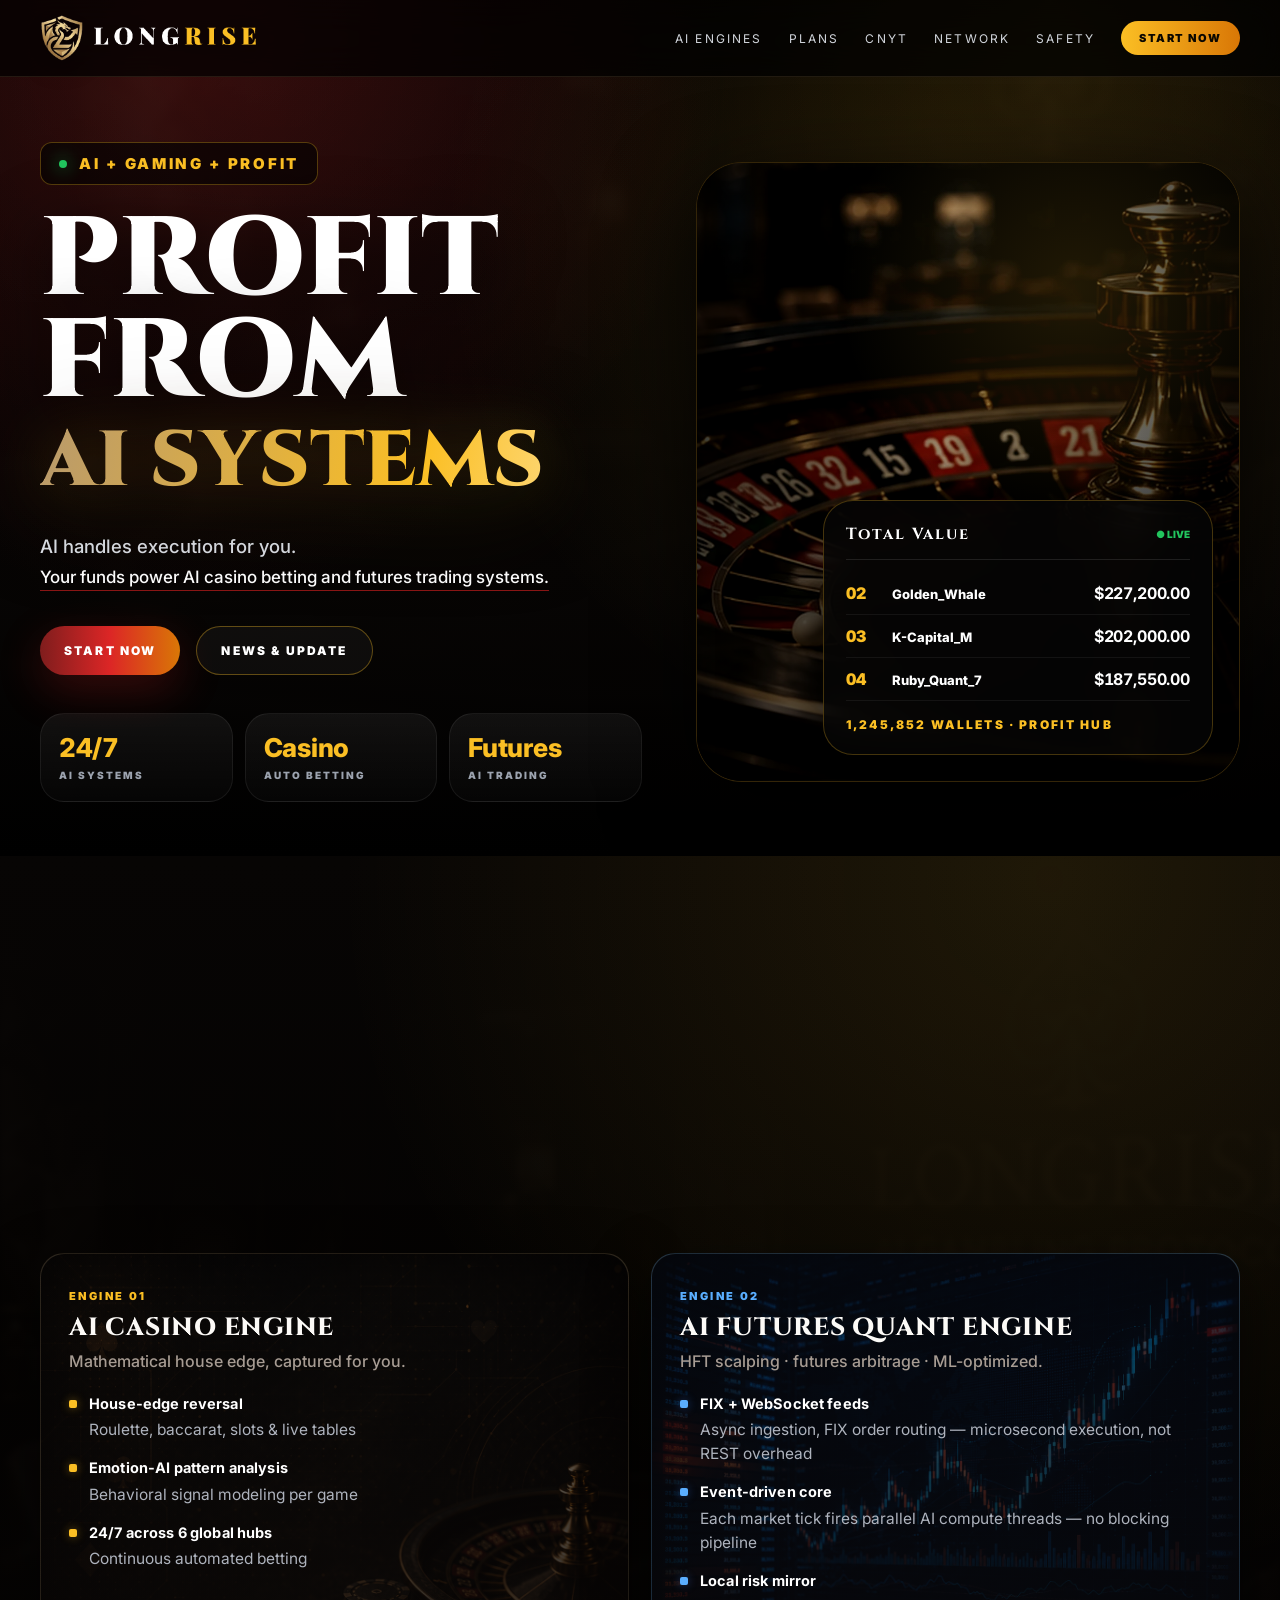
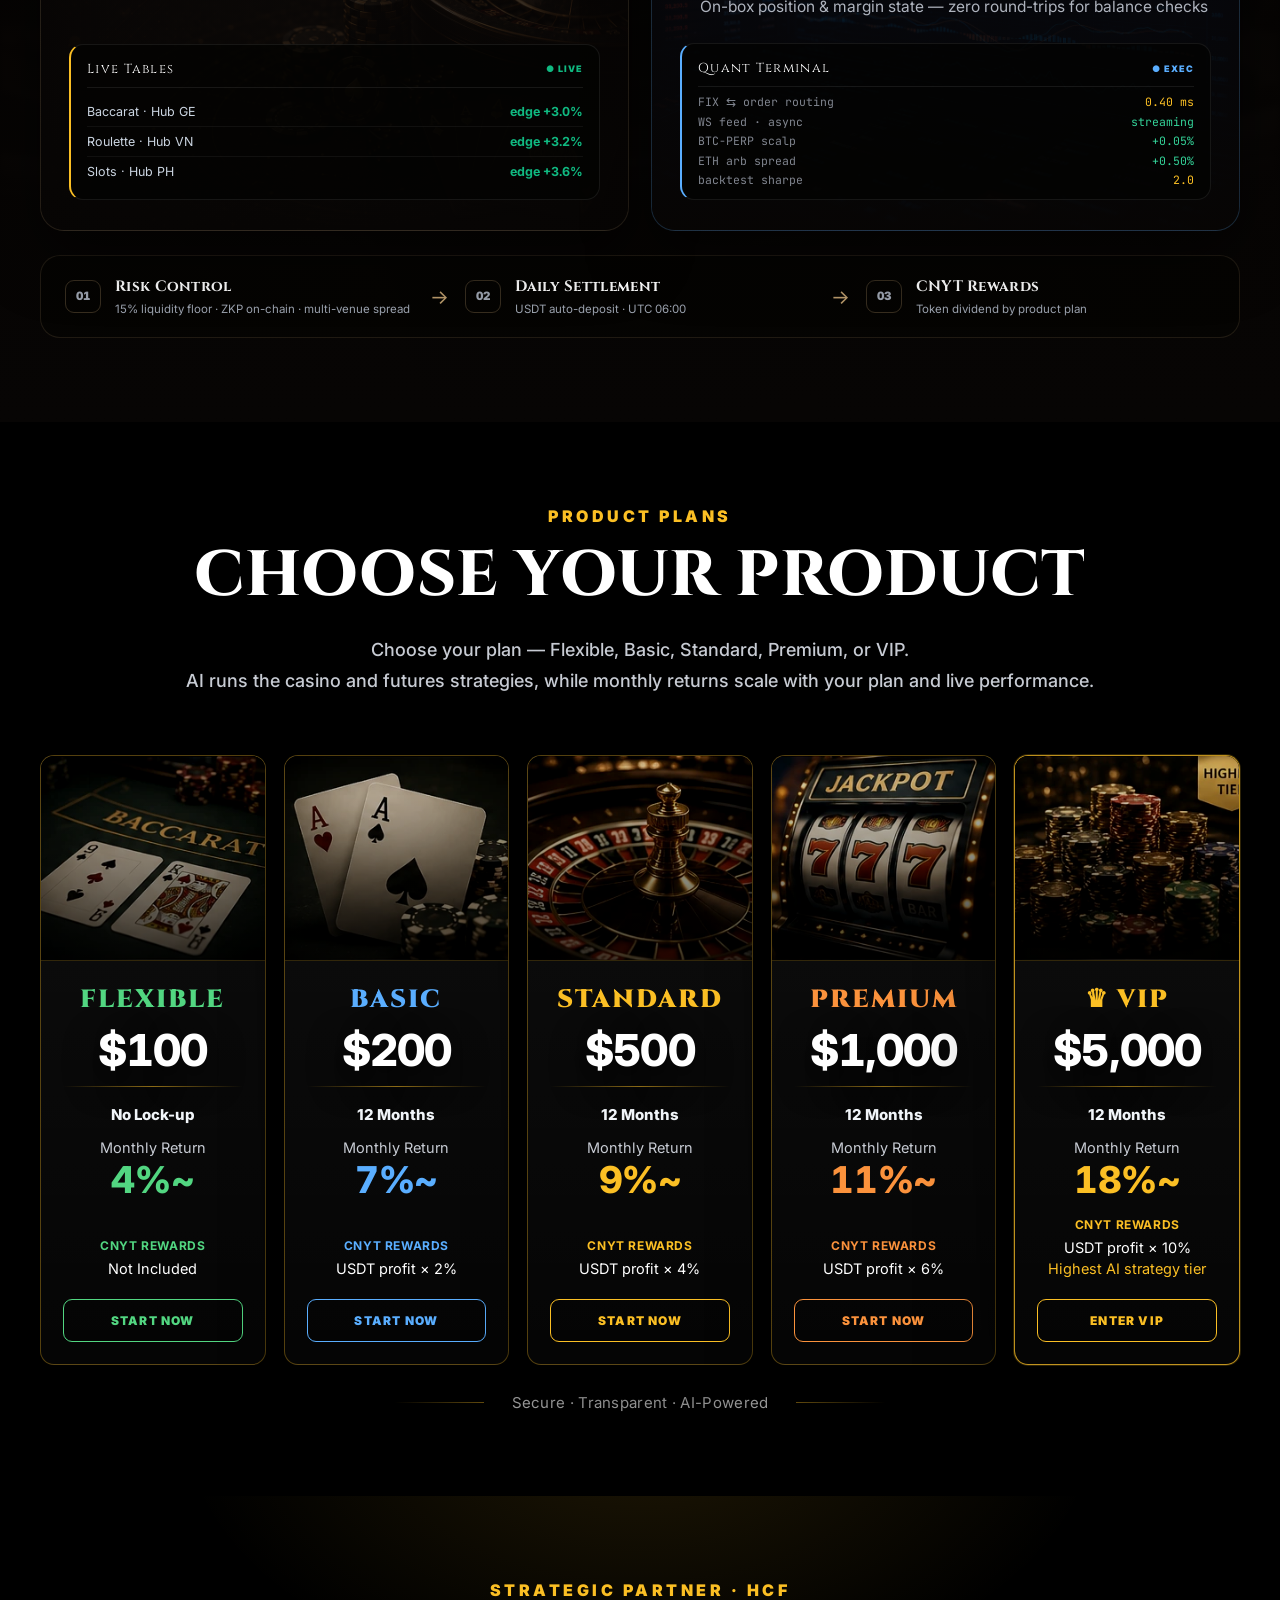
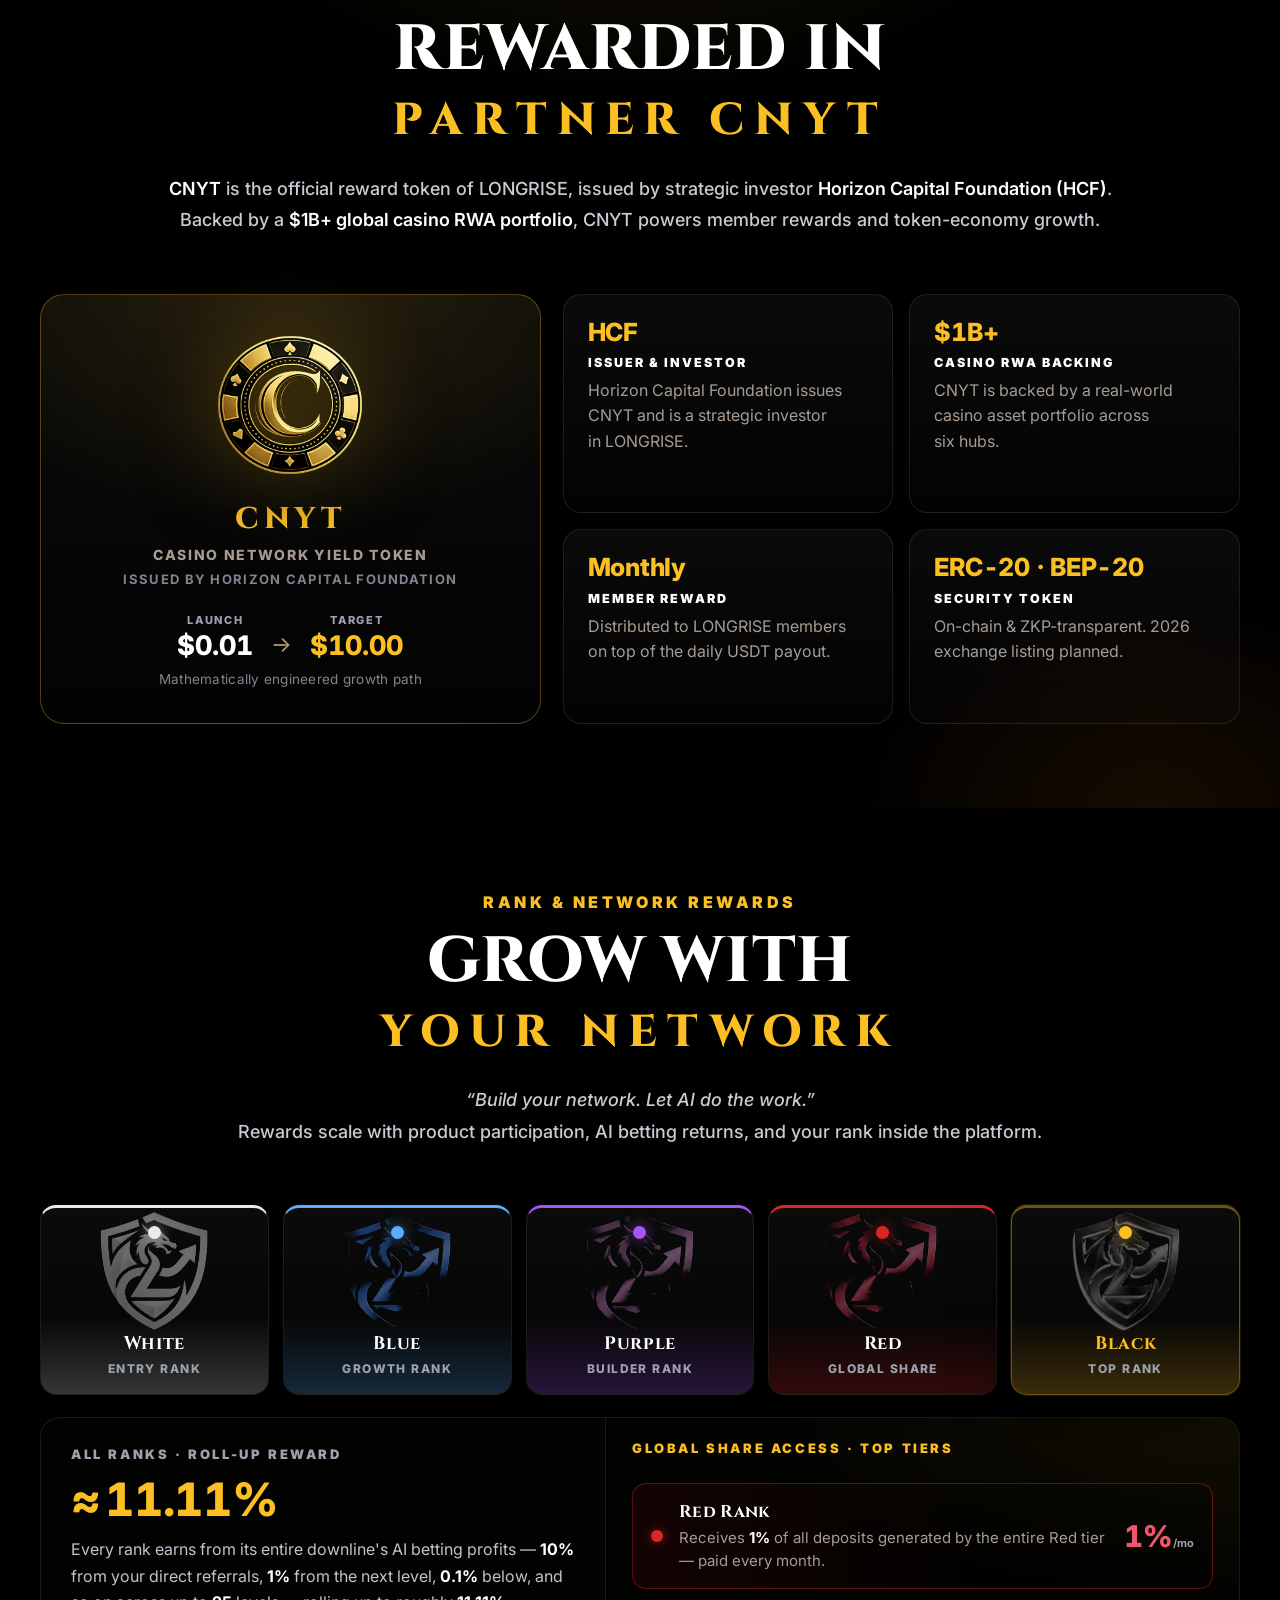
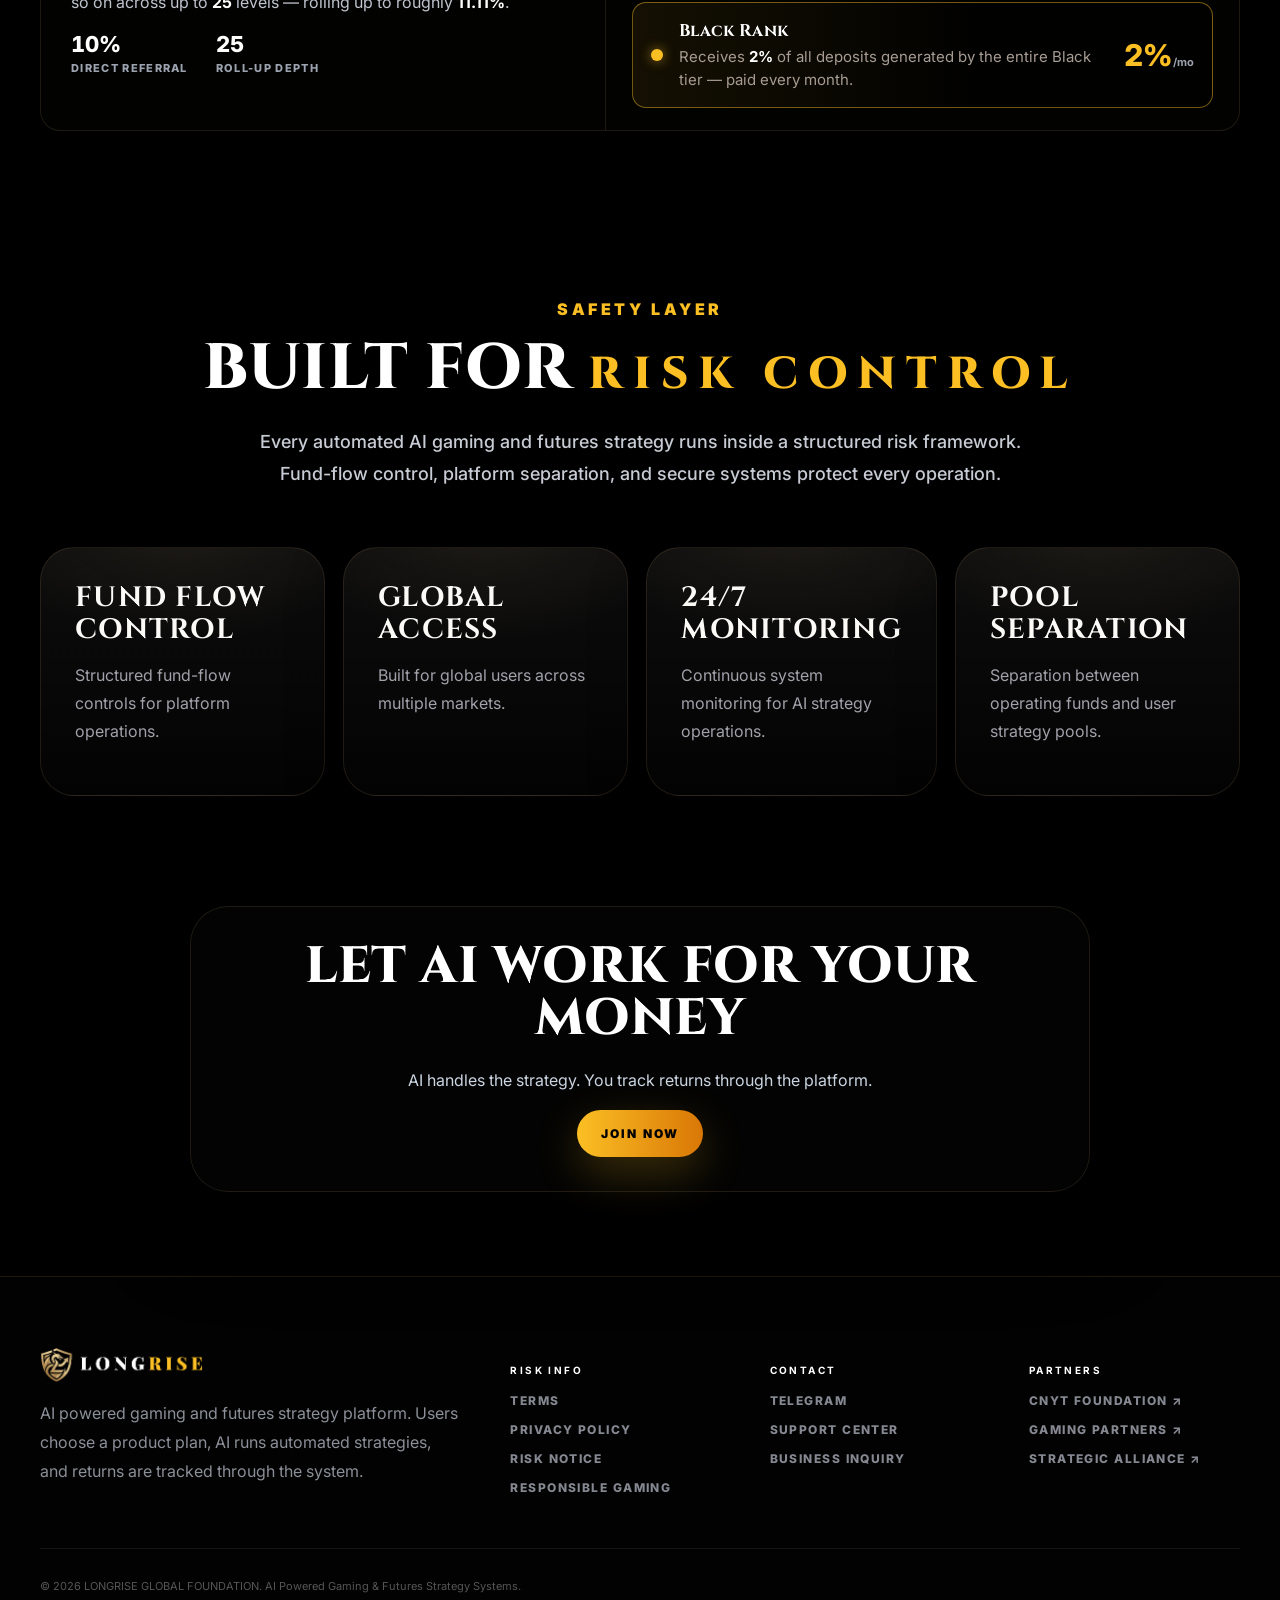
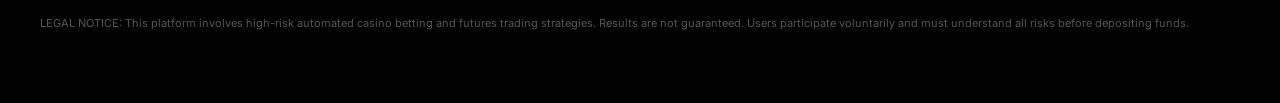
<file: index.html>
<!doctype html>
<html lang="en">
<head>
<meta charset="utf-8" />
<meta name="viewport" content="width=device-width, initial-scale=1" />
<title>LONGRISE | AI Powered Gaming Profits</title>
<meta name="description" content="AI powered gaming profits through automated casino betting and futures trading systems." />
<meta name="theme-color" content="#070504" />
<link rel="icon" href="data:image/svg+xml,%3Csvg xmlns='http://www.w3.org/2000/svg' viewBox='0 0 64 64'%3E%3Crect width='64' height='64' rx='14' fill='%23070504'/%3E%3Cpath d='M22 16h7v25h15v7H22z' fill='%23fbbf24'/%3E%3C/svg%3E" />
<!-- Open Graph / social preview -->
<meta property="og:type" content="website" />
<meta property="og:title" content="LONGRISE | AI Powered Gaming Profits" />
<meta property="og:description" content="Your funds power AI casino betting and futures trading systems. AI handles execution 24/7." />
<meta property="og:image" content="assets/images/longrise-image-01.webp" />
<meta property="og:locale" content="en_US" />
<meta name="twitter:card" content="summary_large_image" />
<link rel="preconnect" href="https://fonts.googleapis.com">
<link rel="preconnect" href="https://fonts.gstatic.com" crossorigin>
<link href="https://fonts.googleapis.com/css2?family=Cinzel:wght@500;600;700;800;900&family=Inter:wght@400;500;600;700;800;900&family=JetBrains+Mono:wght@400;500;700&display=swap" rel="stylesheet">
<link rel="stylesheet" href="assets/css/styles.css">
</head>
<body>
<nav class="nav"><div class="container nav-inner"><div class="brand"><img class="brand-lockup" src="assets/logos/lockup-white-gold-trim.png" alt="LONGRISE" /></div><button class="nav-toggle" id="navToggle" aria-label="Menu" aria-expanded="false" aria-controls="navLinks"><span></span><span></span><span></span></button><div class="nav-links" id="navLinks"><a href="#technology">AI Engines</a><a href="#yield">Plans</a><a href="#cnyt">CNYT</a><a href="#partners">Network</a><a href="#safety">Safety</a><a class="nav-cta" href="#access">Start Now</a></div></div></nav>
<header class="hero"><div class="hero-bg" aria-hidden="true"><img src="assets/images/longrise-image-02.webp" alt="" loading="eager" decoding="async"></div><div class="container hero-grid"><div class="reveal"><div class="eyebrow"><i class="pulse"></i> AI + GAMING + PROFIT</div><h1>PROFIT FROM<br><span class="gold">AI SYSTEMS</span></h1><p>AI handles execution for you.<br><span style="color:#fff;border-bottom:1px solid #b91c1c;padding-bottom:3px">Your funds power AI casino betting and futures trading systems.</span></p><div class="hero-actions"><a class="btn btn-primary" href="#access">Start Now</a><a class="btn btn-ghost" href="#technology">Whitepaper</a></div><div class="hero-stats"><div class="stat"><b>24/7</b><span>AI Systems</span></div><div class="stat"><b>Casino</b><span>Auto Betting</span></div><div class="stat"><b>Futures</b><span>AI Trading</span></div></div></div>
<div class="asset-frame hero-asset reveal"><img src="assets/images/longrise-image-01.webp" alt="LONGRISE casino AI command room" fetchpriority="high" decoding="async"><div class="winboard"><div class="board-head"><b>Total Value</b><span class="live">● LIVE</span></div><div class="row"><span class="rank">01</span><div><span class="game">Dragon_King_88</span></div><span class="gain">$250,400.12</span></div><div class="row"><span class="rank">02</span><div><span class="game">Golden_Whale</span></div><span class="gain">$227,150.45</span></div><div class="row"><span class="rank">03</span><div><span class="game">K-Capital_M</span></div><span class="gain">$201,900.20</span></div><div style="margin-top:16px;color:#fbbf24;font-size:12px;font-weight:900;text-transform:uppercase;letter-spacing:.18em">1,245,852 Wallets · Profit Hub</div></div></div></div></header>
<section id="technology" class="dual-engine"><div class="engine-band" aria-hidden="true"><img src="assets/images/longrise-image-02.webp" alt="" loading="lazy" decoding="async"></div><div class="container"><div class="section-title reveal"><span>Dual AI Engine</span><h2>Two AI Engines<br><span class="gold">One Daily Payout</span></h2><p><span class="sent">Your deposit powers two independent AI engines &mdash; casino house-edge capture and futures quant trading.</span> <span class="sent">Both engines run in parallel around the clock, and profits are settled to USDT every day.</span></p></div>
<div class="engine-grid">
<article class="engine-card reveal"><div class="engine-head"><span class="engine-tag">Engine 01</span><h3>AI Casino Engine</h3><p class="engine-lead">Mathematical house edge, captured for you.</p></div><ul class="engine-list"><li><b>House-edge reversal</b>Roulette, baccarat, slots &amp; live tables</li><li><b>Emotion-AI pattern analysis</b>Behavioral signal modeling per game</li><li><b>24/7 across 6 global hubs</b>Continuous automated betting</li></ul><div class="engine-viz casino-viz"><div class="viz-head"><span>Live Tables</span><span class="viz-live">&#9679; LIVE</span></div><div class="viz-row"><span>Baccarat&nbsp;·&nbsp;Hub&nbsp;GE</span><b class="pos">edge +3.2%</b></div><div class="viz-row"><span>Roulette&nbsp;·&nbsp;Hub&nbsp;VN</span><b class="pos">edge +2.7%</b></div><div class="viz-row"><span>Slots&nbsp;·&nbsp;Hub&nbsp;PH</span><b class="pos">edge +4.1%</b></div></div></article>
<article class="engine-card reveal futures"><div class="engine-head"><span class="engine-tag">Engine 02</span><h3>AI Futures Quant Engine</h3><p class="engine-lead">HFT scalping &middot; futures arbitrage &middot; ML-optimized.</p></div><ul class="engine-list"><li><b>FIX + WebSocket feeds</b>Async ingestion, FIX order routing &mdash; microsecond execution, not REST overhead</li><li><b>Event-driven core</b>Each market tick fires parallel AI compute threads &mdash; no blocking pipeline</li><li><b>Local risk mirror</b>On-box position &amp; margin state &mdash; zero round-trips for balance checks</li></ul><div class="engine-viz quant-viz"><div class="viz-head"><span>Quant Terminal</span><span class="viz-live">&#9679; EXEC</span></div><div class="term"><div class="term-row"><span class="t-dim">FIX &#8646; order routing</span><span class="t-gold" data-q="lat">0.31 ms</span></div><div class="term-row"><span class="t-dim">WS feed &middot; async</span><span class="t-green">streaming</span></div><div class="term-row"><span class="t-dim">BTC-PERP scalp</span><span class="t-green" data-q="btc">+0.82%</span></div><div class="term-row"><span class="t-dim">ETH arb spread</span><span class="t-green" data-q="eth">+0.41%</span></div><div class="term-row"><span class="t-dim">backtest sharpe</span><span class="t-gold" data-q="sharpe">2.1</span></div></div></div></article>
</div>
<div class="converge reveal"><div class="cv-step"><span class="cv-num">01</span><div><b>Risk Control</b><span>15% liquidity floor &middot; ZKP on-chain &middot; multi-venue spread</span></div></div><div class="cv-arrow" aria-hidden="true">&rarr;</div><div class="cv-step"><span class="cv-num">02</span><div><b>Daily Settlement</b><span>USDT auto-deposit &middot; UTC 06:00</span></div></div><div class="cv-arrow" aria-hidden="true">&rarr;</div><div class="cv-step"><span class="cv-num">03</span><div><b>CNYT Rewards</b><span>Token dividend by product plan</span></div></div></div>
</div></section>
<section id="yield"><div class="container"><div class="section-title reveal"><span>Product Plans</span><h2>Choose Your Product</h2><p><span class="sent">Choose your plan &mdash; Flexible, Basic, Standard, Premium, or VIP.</span> <span class="sent">AI runs the casino and futures strategies, while monthly returns scale with your plan and live performance.</span></p></div><div class="product-grid-v83">
<article class="product-card-v83 flexible reveal">
<div class="product-image-v83"><img src="assets/images/longrise-image-03.webp" alt="LONGRISE Flexible plan casino asset" loading="lazy" decoding="async"></div>
<div class="product-body-v83"><h3 class="product-name-v83 tier-flexible">Flexible</h3><div class="product-price-v83">$100</div><div class="product-line-v83"></div><div class="product-term-v83">No Lock-up</div><div class="product-label-v83">Monthly Return</div><div class="product-rate-v83 text-flexible">4%~</div><div class="product-reward-v83"><b class="text-flexible">CNYT Rewards</b>Not Included</div><a class="product-cta-v83 text-flexible" href="#access">Start Now</a></div>
</article>
<article class="product-card-v83 basic reveal">
<div class="product-image-v83"><img src="assets/images/longrise-image-04.webp" alt="LONGRISE Basic plan casino asset" loading="lazy" decoding="async"></div>
<div class="product-body-v83"><h3 class="product-name-v83 tier-basic">Basic</h3><div class="product-price-v83">$200</div><div class="product-line-v83"></div><div class="product-term-v83">12 Months</div><div class="product-label-v83">Monthly Return</div><div class="product-rate-v83 text-basic">7%~</div><div class="product-reward-v83"><b class="text-basic">CNYT Rewards</b>USDT profit × 2%</div><a class="product-cta-v83 text-basic" href="#access">Start Now</a></div>
</article>
<article class="product-card-v83 standard reveal">
<div class="product-image-v83"><img src="assets/images/longrise-image-05.webp" alt="LONGRISE Standard plan casino asset" loading="lazy" decoding="async"></div>
<div class="product-body-v83"><h3 class="product-name-v83 tier-standard">Standard</h3><div class="product-price-v83">$500</div><div class="product-line-v83"></div><div class="product-term-v83">12 Months</div><div class="product-label-v83">Monthly Return</div><div class="product-rate-v83 text-standard">9%~</div><div class="product-reward-v83"><b class="text-standard">CNYT Rewards</b>USDT profit × 4%</div><a class="product-cta-v83 text-standard" href="#access">Start Now</a></div>
</article>
<article class="product-card-v83 premium reveal">
<div class="product-image-v83"><img src="assets/images/longrise-image-06.webp" alt="LONGRISE Premium plan casino asset" loading="lazy" decoding="async"></div>
<div class="product-body-v83"><h3 class="product-name-v83 tier-premium">Premium</h3><div class="product-price-v83">$1,000</div><div class="product-line-v83"></div><div class="product-term-v83">12 Months</div><div class="product-label-v83">Monthly Return</div><div class="product-rate-v83 text-premium">11%~</div><div class="product-reward-v83"><b class="text-premium">CNYT Rewards</b>USDT profit × 6%</div><a class="product-cta-v83 text-premium" href="#access">Start Now</a></div>
</article>
<article class="product-card-v83 vip reveal">
<div class="vip-badge-v83">Highest<br>Tier</div><div class="product-image-v83"><img src="assets/images/longrise-image-07.webp" alt="LONGRISE VIP plan casino asset" loading="lazy" decoding="async"></div>
<div class="product-body-v83"><h3 class="product-name-v83 tier-vip">♛ VIP</h3><div class="product-price-v83">$5,000</div><div class="product-line-v83"></div><div class="product-term-v83">12 Months</div><div class="product-label-v83">Monthly Return</div><div class="product-rate-v83 text-vip">18%~</div><div class="product-reward-v83"><b class="text-vip">CNYT Rewards</b>USDT profit × 10%<br><span class="text-vip">Highest AI strategy tier</span></div><a class="product-cta-v83 text-vip" href="#access">Enter VIP</a></div>
</article>
</div><div class="bottom-proof-v83 reveal">Secure · Transparent · AI-Powered</div></div></section>
<section id="cnyt" class="cnyt-section"><div class="cnyt-band" aria-hidden="true"></div><div class="container"><div class="section-title reveal"><span>Strategic Partner &middot; HCF</span><h2>Rewarded In<br><span class="gold">Partner CNYT</span></h2><p><span class="sent"><b style="color:#fff;font-weight:600">CNYT</b> is the official reward token of LONGRISE, issued by strategic investor <b style="color:#fff;font-weight:600">Horizon Capital Foundation (HCF)</b>.</span> <span class="sent">Backed by a <b style="color:#fff;font-weight:600">$1B+ global casino RWA portfolio</b>, CNYT powers member rewards and token-economy growth.</span></p></div>
<div class="cnyt-grid">
<div class="cnyt-card reveal"><div class="cnyt-coin"><img class="cnyt-chip" src="assets/logos/cnyt-chip.png" alt="CNYT casino chip logo" /></div><div class="cnyt-sym">CNYT</div><div class="cnyt-name">Casino Network Yield Token</div><div class="cnyt-issuer">Issued by Horizon Capital Foundation</div><div class="cnyt-path"><div class="cp-now"><span>Launch</span><b>$0.01</b></div><div class="cp-arrow" aria-hidden="true">&rarr;</div><div class="cp-target"><span>Target</span><b>$10.00</b></div></div><div class="cnyt-note">Mathematically engineered growth path</div></div>
<div class="cnyt-facts reveal"><div class="cf"><b>HCF</b><span>Issuer &amp; Investor</span><p>Horizon Capital Foundation issues CNYT and is a strategic investor in LONGRISE.</p></div><div class="cf"><b>$1B+</b><span>Casino RWA Backing</span><p>CNYT is backed by a real-world casino asset portfolio across six hubs.</p></div><div class="cf"><b>Monthly</b><span>Member Reward</span><p>Distributed to LONGRISE members on top of the daily USDT payout.</p></div><div class="cf"><b>ERC-20 &middot; BEP-20</b><span>Security Token</span><p>On-chain &amp; ZKP-transparent. 2026 exchange listing planned.</p></div></div>
</div></div></section>
<section id="partners" class="rank-section"><div class="container"><div class="section-title reveal"><span>Rank &amp; Network Rewards</span><h2>Grow With<br><span class="gold">Your Network</span></h2><p><span class="sent"><i>&ldquo;Build your network. Let AI do the work.&rdquo;</i></span> <span class="sent">Rewards scale with product participation, AI betting returns, and your rank inside the platform.</span></p></div>
<div class="rank-ladder reveal">
<div class="rank-step" style="--rc:#e8eaed"><span class="rank-bar"></span><img class="rank-wm" src="assets/logos/white.png" alt="" /><span class="rank-dot"></span><b>White</b><span class="rank-role">Entry Rank</span></div>
<div class="rank-step" style="--rc:#5aaeff"><span class="rank-bar"></span><img class="rank-wm" src="assets/logos/blue.png" alt="" /><span class="rank-dot"></span><b>Blue</b><span class="rank-role">Growth Rank</span></div>
<div class="rank-step" style="--rc:#a855f7"><span class="rank-bar"></span><img class="rank-wm" src="assets/logos/purple.png" alt="" /><span class="rank-dot"></span><b>Purple</b><span class="rank-role">Builder Rank</span></div>
<div class="rank-step" style="--rc:#dc2626"><span class="rank-bar"></span><img class="rank-wm" src="assets/logos/red.png" alt="" /><span class="rank-dot"></span><b>Red</b><span class="rank-role">Global Share</span></div>
<div class="rank-step is-top" style="--rc:#fbbf24"><span class="rank-bar"></span><img class="rank-wm" src="assets/logos/black.png" alt="" /><span class="rank-dot"></span><b>Black</b><span class="rank-role">Top Rank</span></div>
</div>
<div class="rank-info reveal">
<div class="ri-rollup"><span class="ri-kicker">All Ranks &middot; Roll-up Reward</span><div class="ri-figure">&asymp;&thinsp;11.11%</div><p class="ri-desc">Every rank earns from its entire downline's AI betting profits &mdash; <b>10%</b> from your direct referrals, <b>1%</b> from the next level, <b>0.1%</b> below, and so on across up to <b>25</b> levels &mdash; rolling up to roughly <b>11.11%</b>.</p><div class="ri-mini"><div><b>10%</b><span>Direct Referral</span></div><div><b>25</b><span>Roll-up Depth</span></div></div></div>
<div class="ri-share"><span class="ri-kicker gold">Global Share Access &middot; Top Tiers</span><div class="gs-row gs-red"><span class="gs-dot"></span><div class="gs-text"><b>Red Rank</b><span>Receives <b>1%</b> of all deposits generated by the entire Red tier &mdash; paid every month.</span></div><span class="gs-pct">1%<small>/mo</small></span></div><div class="gs-row gs-black"><span class="gs-dot"></span><div class="gs-text"><b>Black Rank</b><span>Receives <b>2%</b> of all deposits generated by the entire Black tier &mdash; paid every month.</span></div><span class="gs-pct">2%<small>/mo</small></span></div></div>
</div></div></section>
<section id="safety"><div class="container"><div class="section-title reveal"><span class="blue">Safety Layer</span><h2>Built For <span class="blue">Risk Control</span></h2><p><span class="sent">Every automated AI gaming and futures strategy runs inside a structured risk framework.</span> <span class="sent">Fund-flow control, platform separation, and secure systems protect every operation.</span></p></div><div class="grid4"><div class="card reveal"><h3>Fund Flow Control</h3><p>Structured fund-flow controls for platform operations.</p></div><div class="card reveal"><h3>Global Access</h3><p>Built for global users across multiple markets.</p></div><div class="card reveal"><h3>24/7 Monitoring</h3><p>Continuous system monitoring for AI strategy operations.</p></div><div class="card reveal"><h3>Pool Separation</h3><p>Separation between operating funds and user strategy pools.</p></div></div><div id="access" class="panel reveal" style="text-align:center;max-width:900px;margin:110px auto 0"><h2>Let AI Work For Your Money</h2><p>AI handles the strategy. You track returns through the platform.</p><a class="btn btn-gold" href="#">Join Now</a></div></div></section>
<footer class="footer"><div class="container"><div class="footer-grid"><div><img class="footer-lockup" src="assets/logos/lockup-white-gold-trim.png" alt="LONGRISE" /><p>AI powered gaming and futures strategy platform. Users choose a product plan, AI runs automated strategies, and returns are tracked through the system.</p></div><div><h5>Risk Info</h5><a href="#">Terms</a><a href="#">Privacy Policy</a><a href="risk-notice.html">Risk Notice</a><a href="#">Responsible Gaming</a></div><div><h5>Contact</h5><a href="#">Telegram</a><a href="#">Email</a><a href="#">Support Center</a><a href="#">Business Inquiry</a></div><div><h5>Partners</h5><a href="#">CNYT Foundation ↗</a><a href="#">Gaming Partners ↗</a><a href="#">Strategic Alliance ↗</a></div></div><div class="legal">© 2026 LONGRISE GLOBAL FOUNDATION. AI Powered Gaming &amp; Futures Strategy Systems.<br><br>LEGAL NOTICE: This platform involves high-risk automated casino betting and futures trading strategies. Results are not guaranteed. Users participate voluntarily and must understand all risks before depositing funds.</div></div></footer>
<script src="assets/js/main.js"></script>
</body></html>
</file>
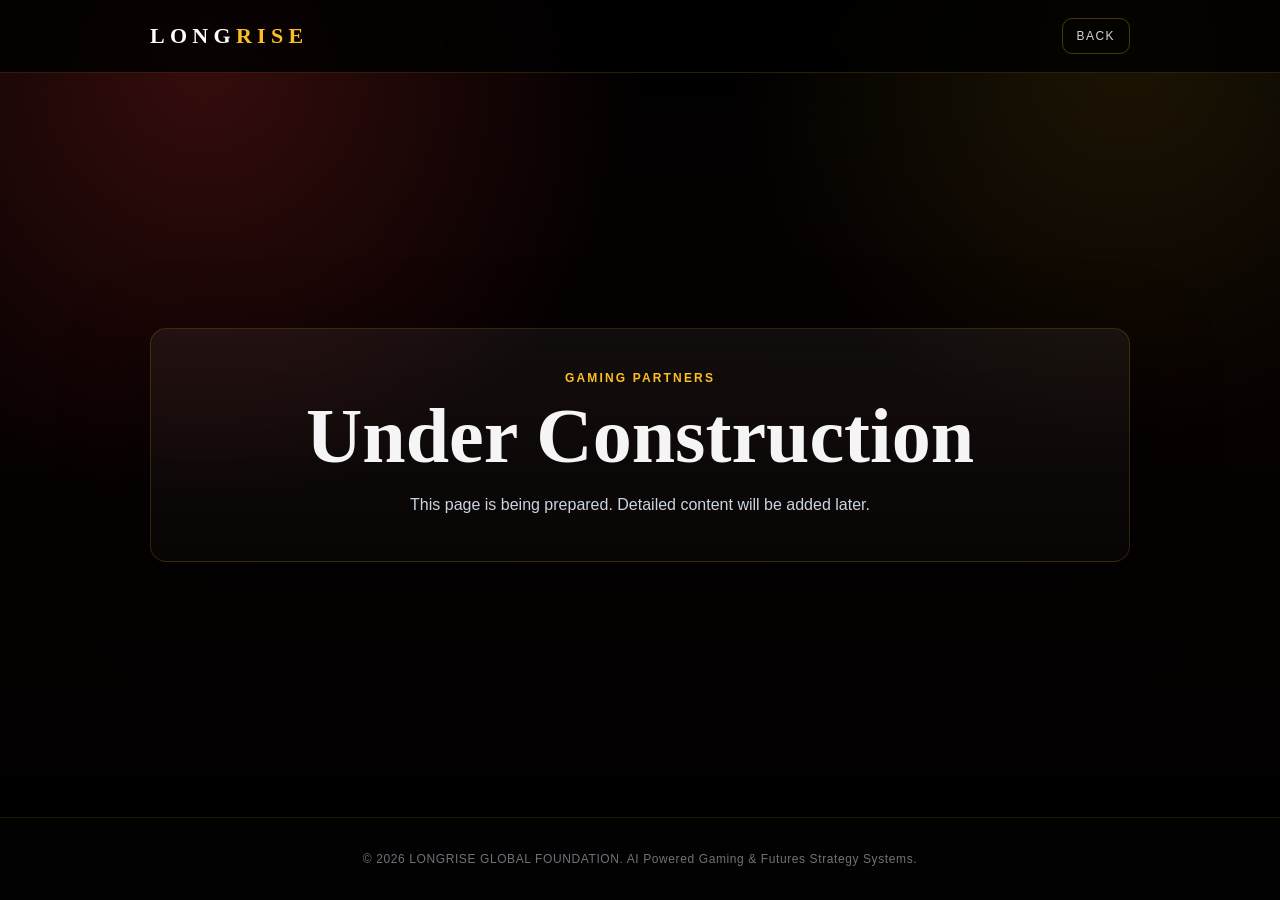
<file: GamingPartners.html>
<!doctype html>
<html lang="en">
<head>
<meta charset="utf-8">
<meta name="viewport" content="width=device-width, initial-scale=1">
<title>LONGRISE | Gaming Partners</title>
<style>
:root{--gold:#fbbf24;--line:rgba(251,191,36,.16)}*{box-sizing:border-box}body{margin:0;background:#000;color:#f5f5f5;font-family:Inter,Arial,sans-serif;min-height:100vh;display:flex;flex-direction:column}body:before{content:"";position:fixed;inset:0;z-index:-1;background:radial-gradient(circle at 16% 7%,rgba(127,29,29,.42),transparent 32%),radial-gradient(circle at 88% 5%,rgba(251,191,36,.11),transparent 28%),linear-gradient(180deg,#000,#070101 45%,#000)}.container{width:min(980px,calc(100% - 40px));margin:0 auto}.nav{border-bottom:1px solid var(--line);background:rgba(0,0,0,.82);backdrop-filter:blur(12px)}.nav-inner{height:72px;display:flex;align-items:center;justify-content:space-between}.brand{font-family:Georgia,serif;font-weight:900;letter-spacing:.24em;color:#fff;font-size:22px}.brand span{color:var(--gold)}.back{color:#d4d4d8;text-decoration:none;border:1px solid rgba(251,191,36,.28);border-radius:10px;padding:10px 14px;font-size:12px;letter-spacing:.12em;text-transform:uppercase}main{flex:1;display:grid;place-items:center;padding:80px 0}.panel{border:1px solid var(--line);border-radius:16px;background:linear-gradient(180deg,rgba(255,255,255,.052),rgba(255,255,255,.018));box-shadow:0 25px 80px rgba(0,0,0,.55);padding:42px;text-align:center}h1{font-family:Georgia,serif;font-size:clamp(42px,7vw,78px);line-height:.95;margin:0 0 18px}.kicker{color:var(--gold);font-size:12px;font-weight:900;letter-spacing:.18em;text-transform:uppercase;margin-bottom:14px}p{color:#cbd5e1;font-size:16px;line-height:1.7;margin:0}footer{border-top:1px solid rgba(251,191,36,.12);background:#020202;padding:34px 0;text-align:center;color:#71717a;font-size:12px;letter-spacing:.05em}
</style>
</head>
<body>
<nav class="nav"><div class="container nav-inner"><div class="brand">LONG<span>RISE</span></div><a class="back" href="index.html">Back</a></div></nav>
<main><div class="container"><section class="panel"><div class="kicker">Gaming Partners</div><h1>Under Construction</h1><p>This page is being prepared. Detailed content will be added later.</p></section></div></main>
<footer><div class="container">© 2026 LONGRISE GLOBAL FOUNDATION. AI Powered Gaming & Futures Strategy Systems.</div></footer>
</body>
</html>
</file>
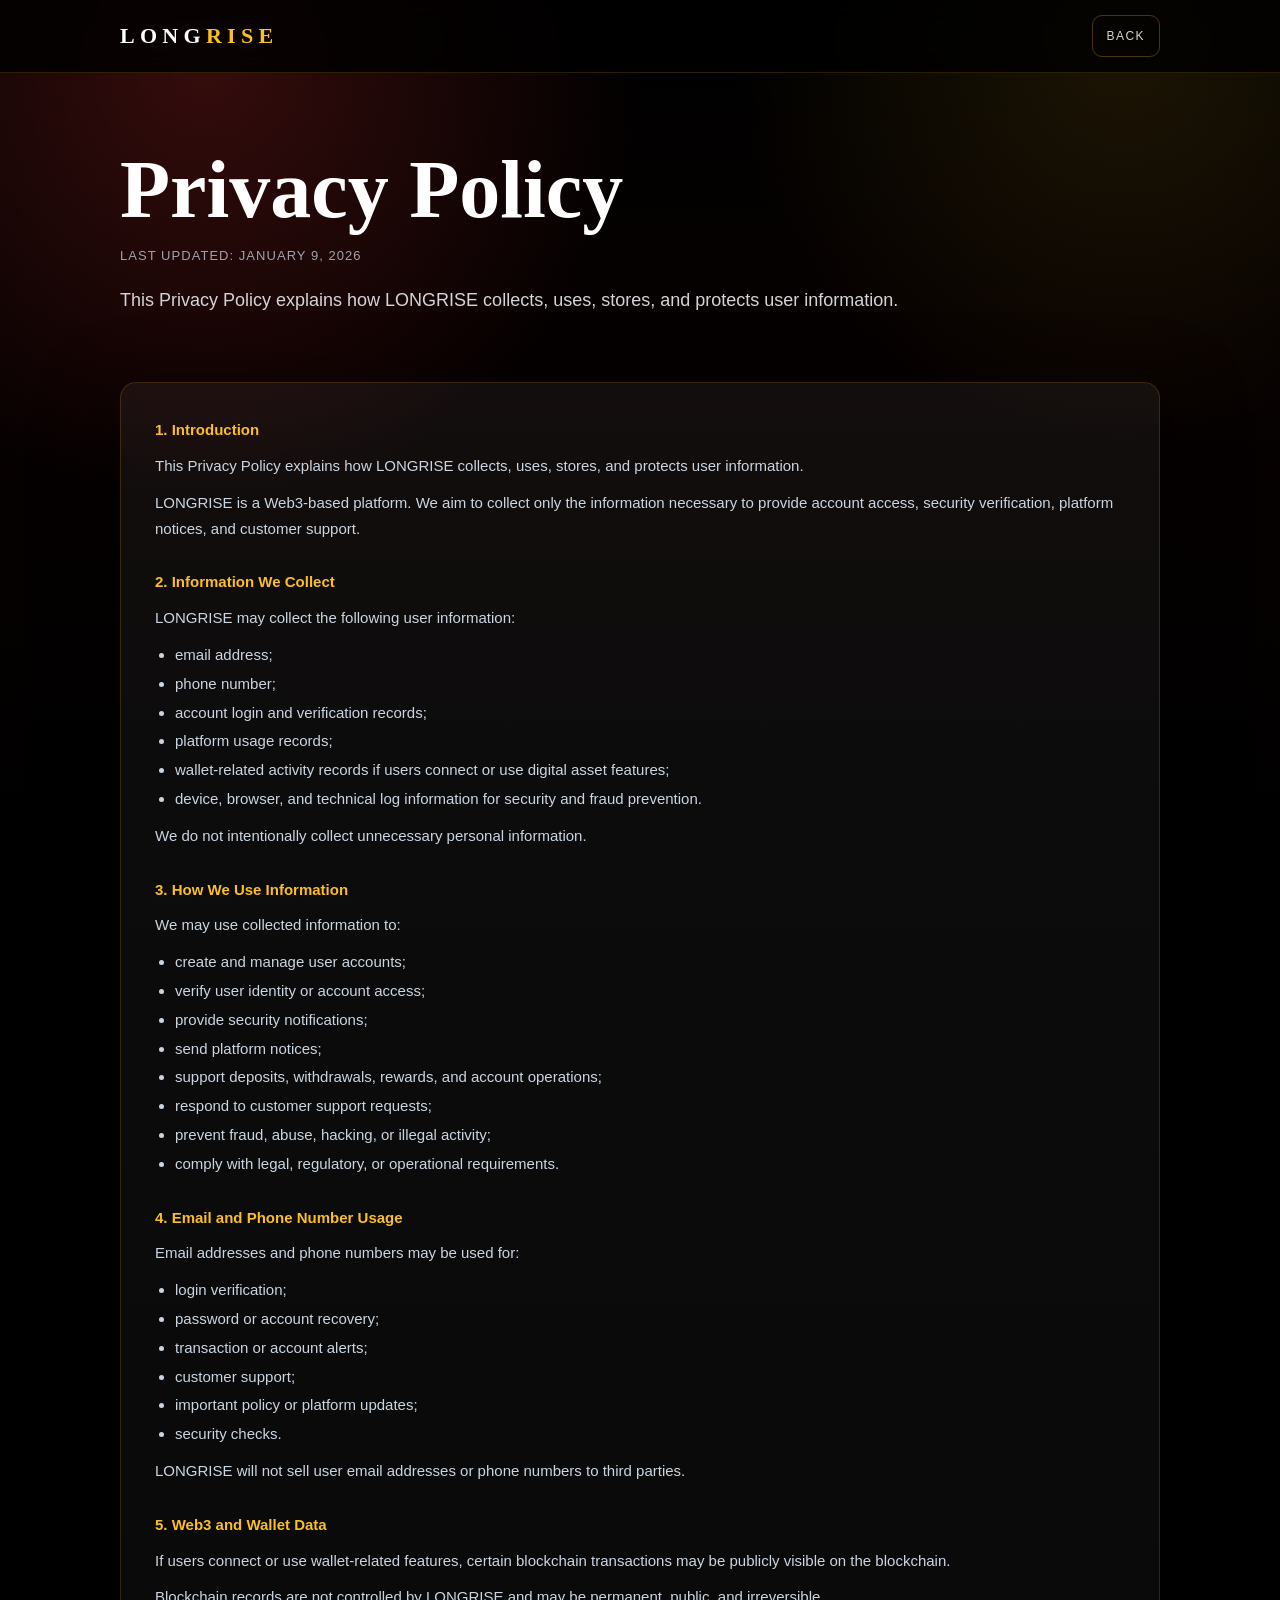
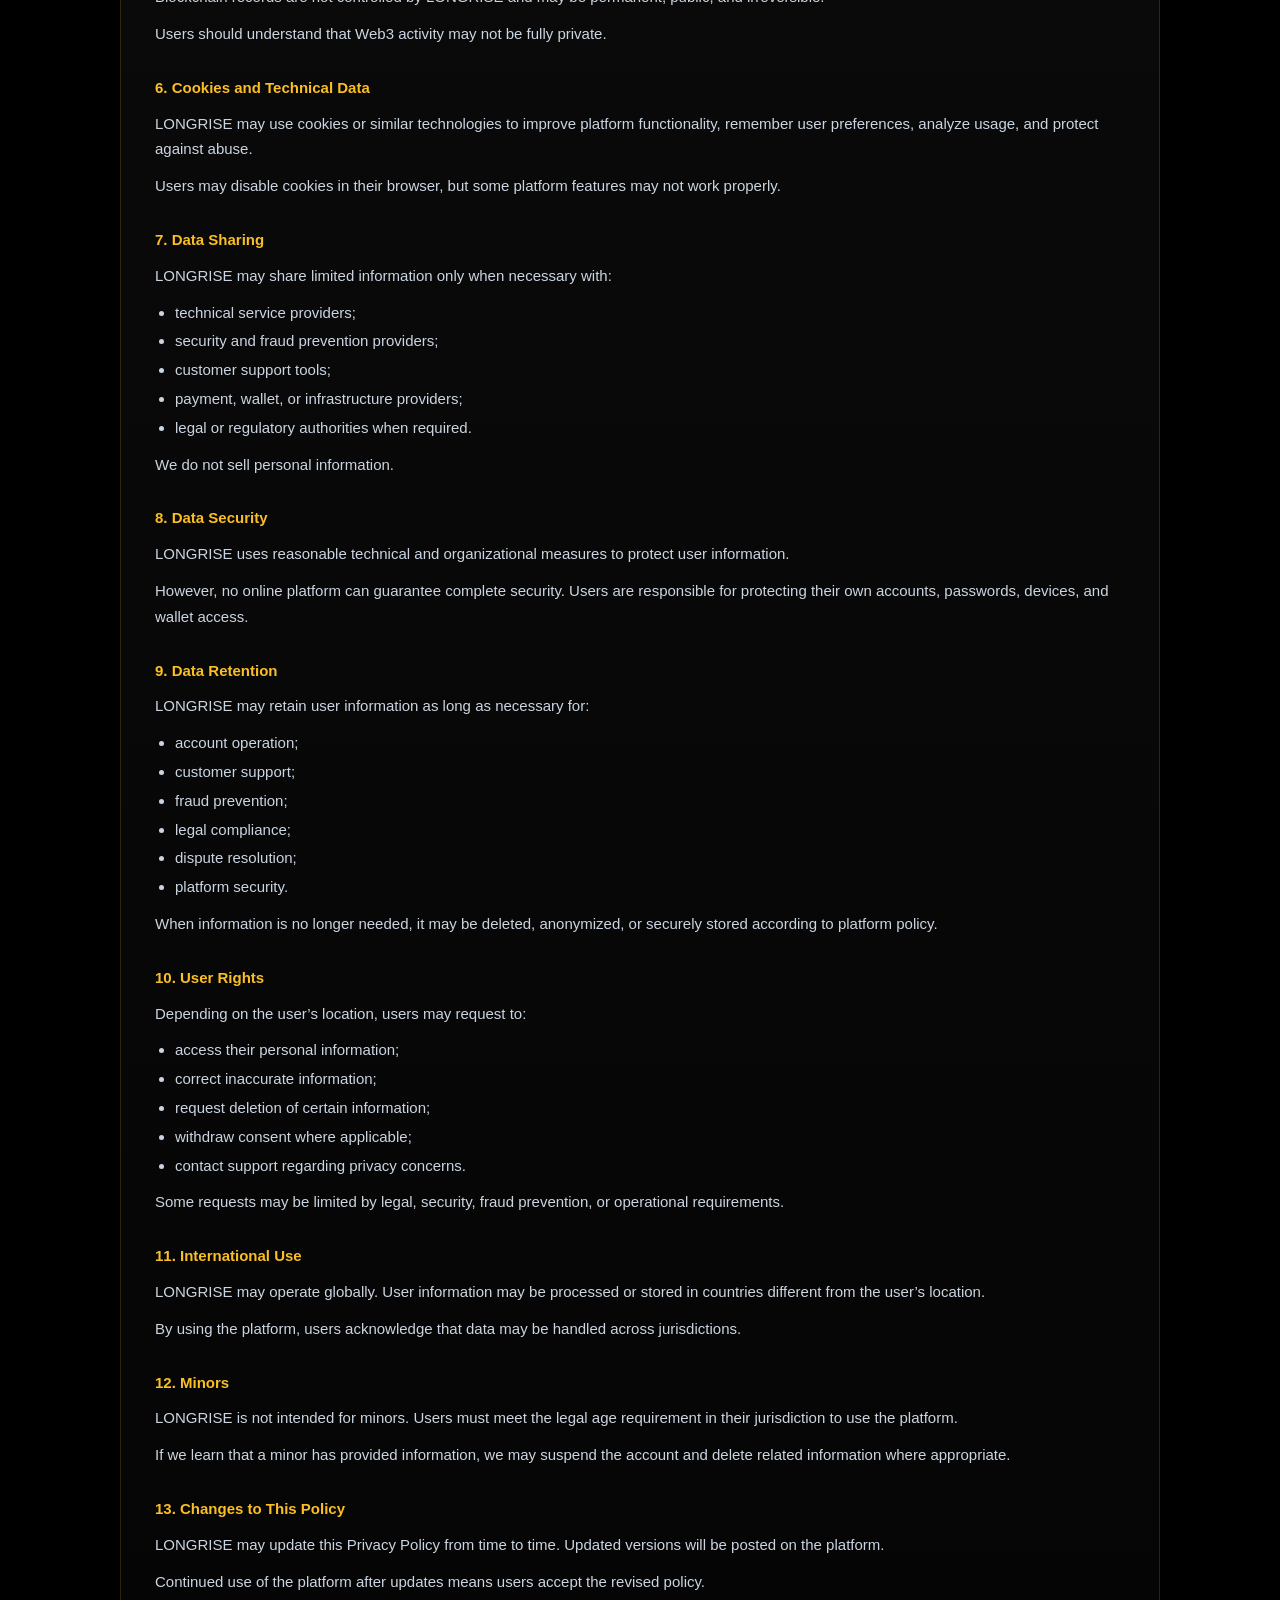
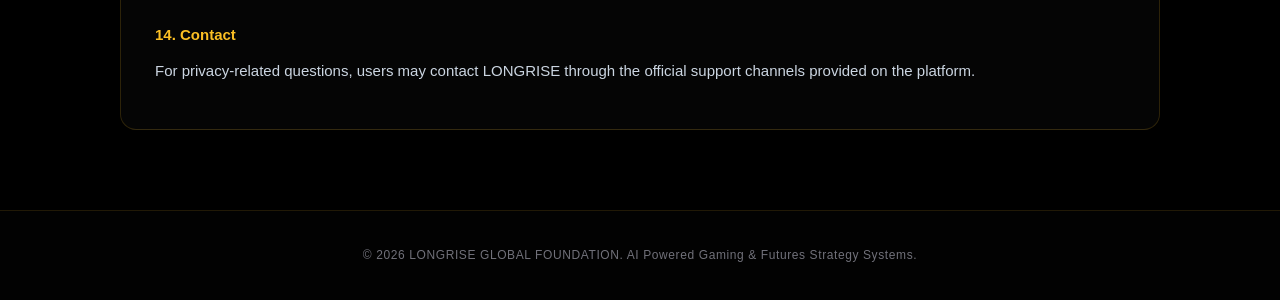
<file: privacy-policy.html>
<!doctype html>
<html lang="en"><head><meta charset="utf-8"><meta name="viewport" content="width=device-width, initial-scale=1">
<title>Privacy Policy</title><style>
:root{--gold:#fbbf24;--red:#450a0a;--line:rgba(251,191,36,.16)}
*{box-sizing:border-box}
body{margin:0;background:#000;color:#e5e7eb;font-family:Inter,Arial,sans-serif;line-height:1.72}
body:before{content:"";position:fixed;inset:0;z-index:-1;background:radial-gradient(circle at 16% 7%,rgba(127,29,29,.42),transparent 32%),radial-gradient(circle at 88% 5%,rgba(251,191,36,.11),transparent 28%),linear-gradient(180deg,#000,#070101 45%,#000)}
.container{width:min(1040px,calc(100% - 40px));margin:0 auto}
nav{border-bottom:1px solid var(--line);background:rgba(0,0,0,.82);backdrop-filter:blur(12px);position:sticky;top:0;z-index:10}
.nav-inner{height:72px;display:flex;align-items:center;justify-content:space-between}
.brand{font-family:Georgia,serif;font-weight:900;letter-spacing:.24em;color:#fff;font-size:22px}
.brand span{color:var(--gold)}
.back{color:#d4d4d8;text-decoration:none;border:1px solid rgba(251,191,36,.28);border-radius:10px;padding:10px 14px;font-size:12px;letter-spacing:.12em;text-transform:uppercase}
header{padding:78px 0 30px}
h1{font-family:Georgia,serif;font-size:clamp(46px,7vw,82px);line-height:.95;margin:0 0 16px;color:#fff}
.updated{color:#a1a1aa;font-size:13px;letter-spacing:.08em;text-transform:uppercase;margin-bottom:18px}
.intro{max-width:820px;color:#d4d4d8;font-size:18px;margin:0}
.legal-box{margin:36px 0 80px;border:1px solid var(--line);background:linear-gradient(180deg,rgba(255,255,255,.052),rgba(255,255,255,.018));border-radius:16px;padding:34px;box-shadow:0 25px 80px rgba(0,0,0,.55)}
.section{margin:0 0 28px}
.section:last-child{margin-bottom:0}
.section-title{font-size:15px;font-weight:800;color:#fbbf24;margin:0 0 10px;line-height:1.72}
p{font-size:15px;color:#cbd5e1;margin:0 0 11px}
ul{margin:0 0 11px 20px;padding:0}
li{font-size:15px;color:#cbd5e1;margin:3px 0}
footer{border-top:1px solid rgba(251,191,36,.12);background:#020202;padding:34px 0;text-align:center;color:#71717a;font-size:12px;letter-spacing:.05em}
@media(max-width:700px){.nav-inner{height:auto;align-items:flex-start;flex-direction:column;gap:12px;padding:18px 0}.legal-box{padding:24px}}
</style></head>
<body>
<nav><div class="container nav-inner"><div class="brand">LONG<span>RISE</span></div><a class="back" href="index.html">Back</a></div></nav>
<header><div class="container"><h1>Privacy Policy</h1><div class="updated">Last Updated: January 9, 2026</div><p class="intro">This Privacy Policy explains how LONGRISE collects, uses, stores, and protects user information.</p></div></header>
<main><div class="container"><div class="legal-box"><div class="section"><div class="section-title">1. Introduction</div><p>This Privacy Policy explains how LONGRISE collects, uses, stores, and protects user information.</p><p>LONGRISE is a Web3-based platform. We aim to collect only the information necessary to provide account access, security verification, platform notices, and customer support.</p></div>
<div class="section"><div class="section-title">2. Information We Collect</div><p>LONGRISE may collect the following user information:</p><ul><li>email address;</li><li>phone number;</li><li>account login and verification records;</li><li>platform usage records;</li><li>wallet-related activity records if users connect or use digital asset features;</li><li>device, browser, and technical log information for security and fraud prevention.</li></ul><p>We do not intentionally collect unnecessary personal information.</p></div>
<div class="section"><div class="section-title">3. How We Use Information</div><p>We may use collected information to:</p><ul><li>create and manage user accounts;</li><li>verify user identity or account access;</li><li>provide security notifications;</li><li>send platform notices;</li><li>support deposits, withdrawals, rewards, and account operations;</li><li>respond to customer support requests;</li><li>prevent fraud, abuse, hacking, or illegal activity;</li><li>comply with legal, regulatory, or operational requirements.</li></ul></div>
<div class="section"><div class="section-title">4. Email and Phone Number Usage</div><p>Email addresses and phone numbers may be used for:</p><ul><li>login verification;</li><li>password or account recovery;</li><li>transaction or account alerts;</li><li>customer support;</li><li>important policy or platform updates;</li><li>security checks.</li></ul><p>LONGRISE will not sell user email addresses or phone numbers to third parties.</p></div>
<div class="section"><div class="section-title">5. Web3 and Wallet Data</div><p>If users connect or use wallet-related features, certain blockchain transactions may be publicly visible on the blockchain.</p><p>Blockchain records are not controlled by LONGRISE and may be permanent, public, and irreversible.</p><p>Users should understand that Web3 activity may not be fully private.</p></div>
<div class="section"><div class="section-title">6. Cookies and Technical Data</div><p>LONGRISE may use cookies or similar technologies to improve platform functionality, remember user preferences, analyze usage, and protect against abuse.</p><p>Users may disable cookies in their browser, but some platform features may not work properly.</p></div>
<div class="section"><div class="section-title">7. Data Sharing</div><p>LONGRISE may share limited information only when necessary with:</p><ul><li>technical service providers;</li><li>security and fraud prevention providers;</li><li>customer support tools;</li><li>payment, wallet, or infrastructure providers;</li><li>legal or regulatory authorities when required.</li></ul><p>We do not sell personal information.</p></div>
<div class="section"><div class="section-title">8. Data Security</div><p>LONGRISE uses reasonable technical and organizational measures to protect user information.</p><p>However, no online platform can guarantee complete security. Users are responsible for protecting their own accounts, passwords, devices, and wallet access.</p></div>
<div class="section"><div class="section-title">9. Data Retention</div><p>LONGRISE may retain user information as long as necessary for:</p><ul><li>account operation;</li><li>customer support;</li><li>fraud prevention;</li><li>legal compliance;</li><li>dispute resolution;</li><li>platform security.</li></ul><p>When information is no longer needed, it may be deleted, anonymized, or securely stored according to platform policy.</p></div>
<div class="section"><div class="section-title">10. User Rights</div><p>Depending on the user’s location, users may request to:</p><ul><li>access their personal information;</li><li>correct inaccurate information;</li><li>request deletion of certain information;</li><li>withdraw consent where applicable;</li><li>contact support regarding privacy concerns.</li></ul><p>Some requests may be limited by legal, security, fraud prevention, or operational requirements.</p></div>
<div class="section"><div class="section-title">11. International Use</div><p>LONGRISE may operate globally. User information may be processed or stored in countries different from the user’s location.</p><p>By using the platform, users acknowledge that data may be handled across jurisdictions.</p></div>
<div class="section"><div class="section-title">12. Minors</div><p>LONGRISE is not intended for minors. Users must meet the legal age requirement in their jurisdiction to use the platform.</p><p>If we learn that a minor has provided information, we may suspend the account and delete related information where appropriate.</p></div>
<div class="section"><div class="section-title">13. Changes to This Policy</div><p>LONGRISE may update this Privacy Policy from time to time. Updated versions will be posted on the platform.</p><p>Continued use of the platform after updates means users accept the revised policy.</p></div>
<div class="section"><div class="section-title">14. Contact</div><p>For privacy-related questions, users may contact LONGRISE through the official support channels provided on the platform.</p></div></div></div></main>
<footer><div class="container">© 2026 LONGRISE GLOBAL FOUNDATION. AI Powered Gaming & Futures Strategy Systems.</div></footer>
</body></html>
</file>
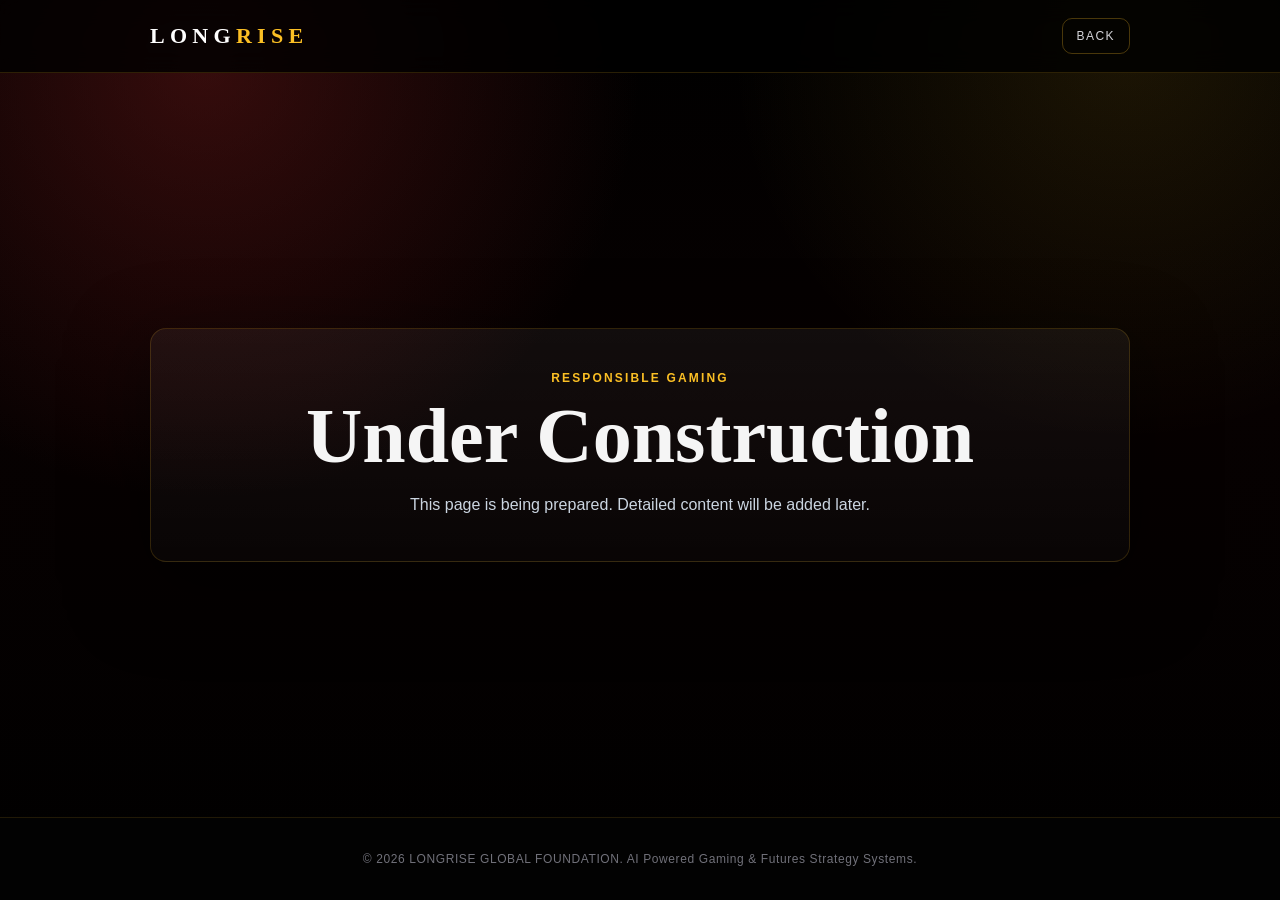
<file: ResponsibleGaming.html>
<!doctype html>
<html lang="en">
<head>
<meta charset="utf-8">
<meta name="viewport" content="width=device-width, initial-scale=1">
<title>LONGRISE | Responsible Gaming</title>
<style>
:root{--gold:#fbbf24;--line:rgba(251,191,36,.16)}*{box-sizing:border-box}body{margin:0;background:#000;color:#f5f5f5;font-family:Inter,Arial,sans-serif;min-height:100vh;display:flex;flex-direction:column}body:before{content:"";position:fixed;inset:0;z-index:-1;background:radial-gradient(circle at 16% 7%,rgba(127,29,29,.42),transparent 32%),radial-gradient(circle at 88% 5%,rgba(251,191,36,.11),transparent 28%),linear-gradient(180deg,#000,#070101 45%,#000)}.container{width:min(980px,calc(100% - 40px));margin:0 auto}.nav{border-bottom:1px solid var(--line);background:rgba(0,0,0,.82);backdrop-filter:blur(12px)}.nav-inner{height:72px;display:flex;align-items:center;justify-content:space-between}.brand{font-family:Georgia,serif;font-weight:900;letter-spacing:.24em;color:#fff;font-size:22px}.brand span{color:var(--gold)}.back{color:#d4d4d8;text-decoration:none;border:1px solid rgba(251,191,36,.28);border-radius:10px;padding:10px 14px;font-size:12px;letter-spacing:.12em;text-transform:uppercase}main{flex:1;display:grid;place-items:center;padding:80px 0}.panel{border:1px solid var(--line);border-radius:16px;background:linear-gradient(180deg,rgba(255,255,255,.052),rgba(255,255,255,.018));box-shadow:0 25px 80px rgba(0,0,0,.55);padding:42px;text-align:center}h1{font-family:Georgia,serif;font-size:clamp(42px,7vw,78px);line-height:.95;margin:0 0 18px}.kicker{color:var(--gold);font-size:12px;font-weight:900;letter-spacing:.18em;text-transform:uppercase;margin-bottom:14px}p{color:#cbd5e1;font-size:16px;line-height:1.7;margin:0}footer{border-top:1px solid rgba(251,191,36,.12);background:#020202;padding:34px 0;text-align:center;color:#71717a;font-size:12px;letter-spacing:.05em}
</style>
</head>
<body>
<nav class="nav"><div class="container nav-inner"><div class="brand">LONG<span>RISE</span></div><a class="back" href="index.html">Back</a></div></nav>
<main><div class="container"><section class="panel"><div class="kicker">Responsible Gaming</div><h1>Under Construction</h1><p>This page is being prepared. Detailed content will be added later.</p></section></div></main>
<footer><div class="container">© 2026 LONGRISE GLOBAL FOUNDATION. AI Powered Gaming & Futures Strategy Systems.</div></footer>
</body>
</html>
</file>
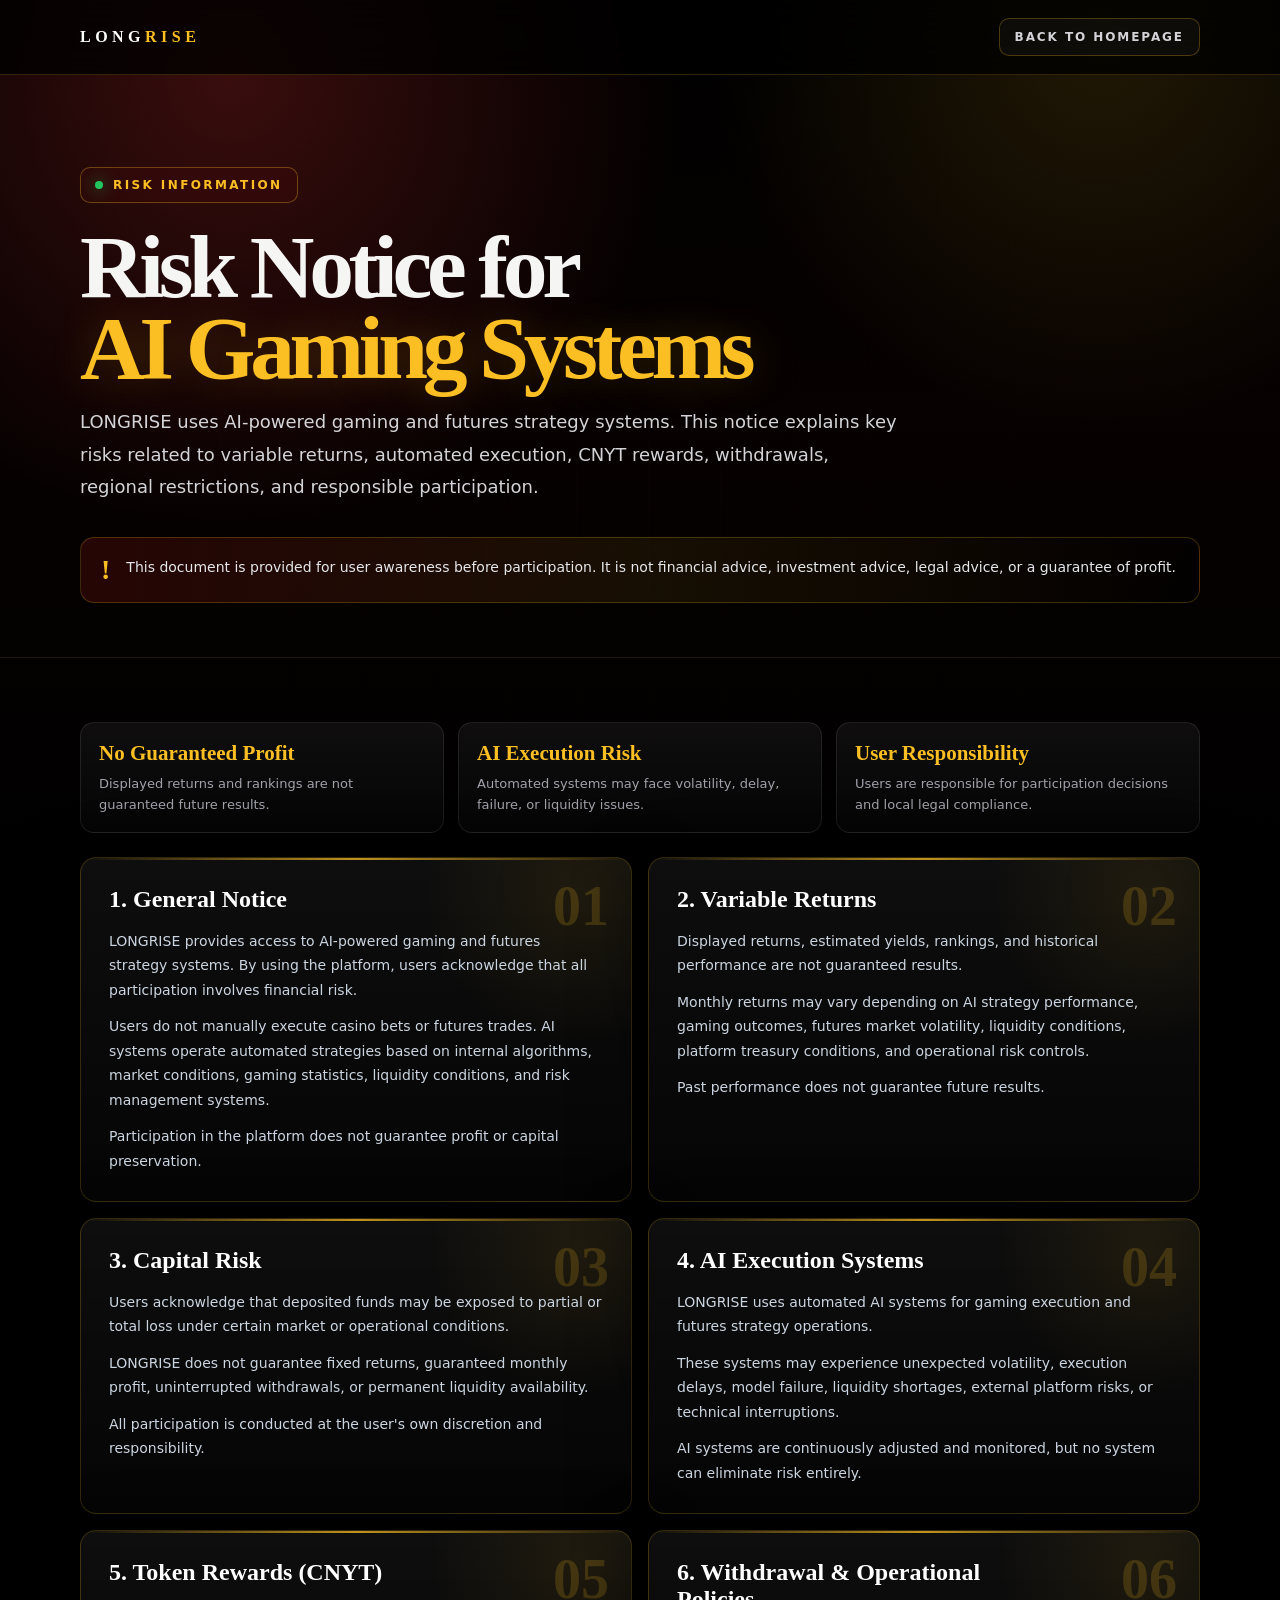
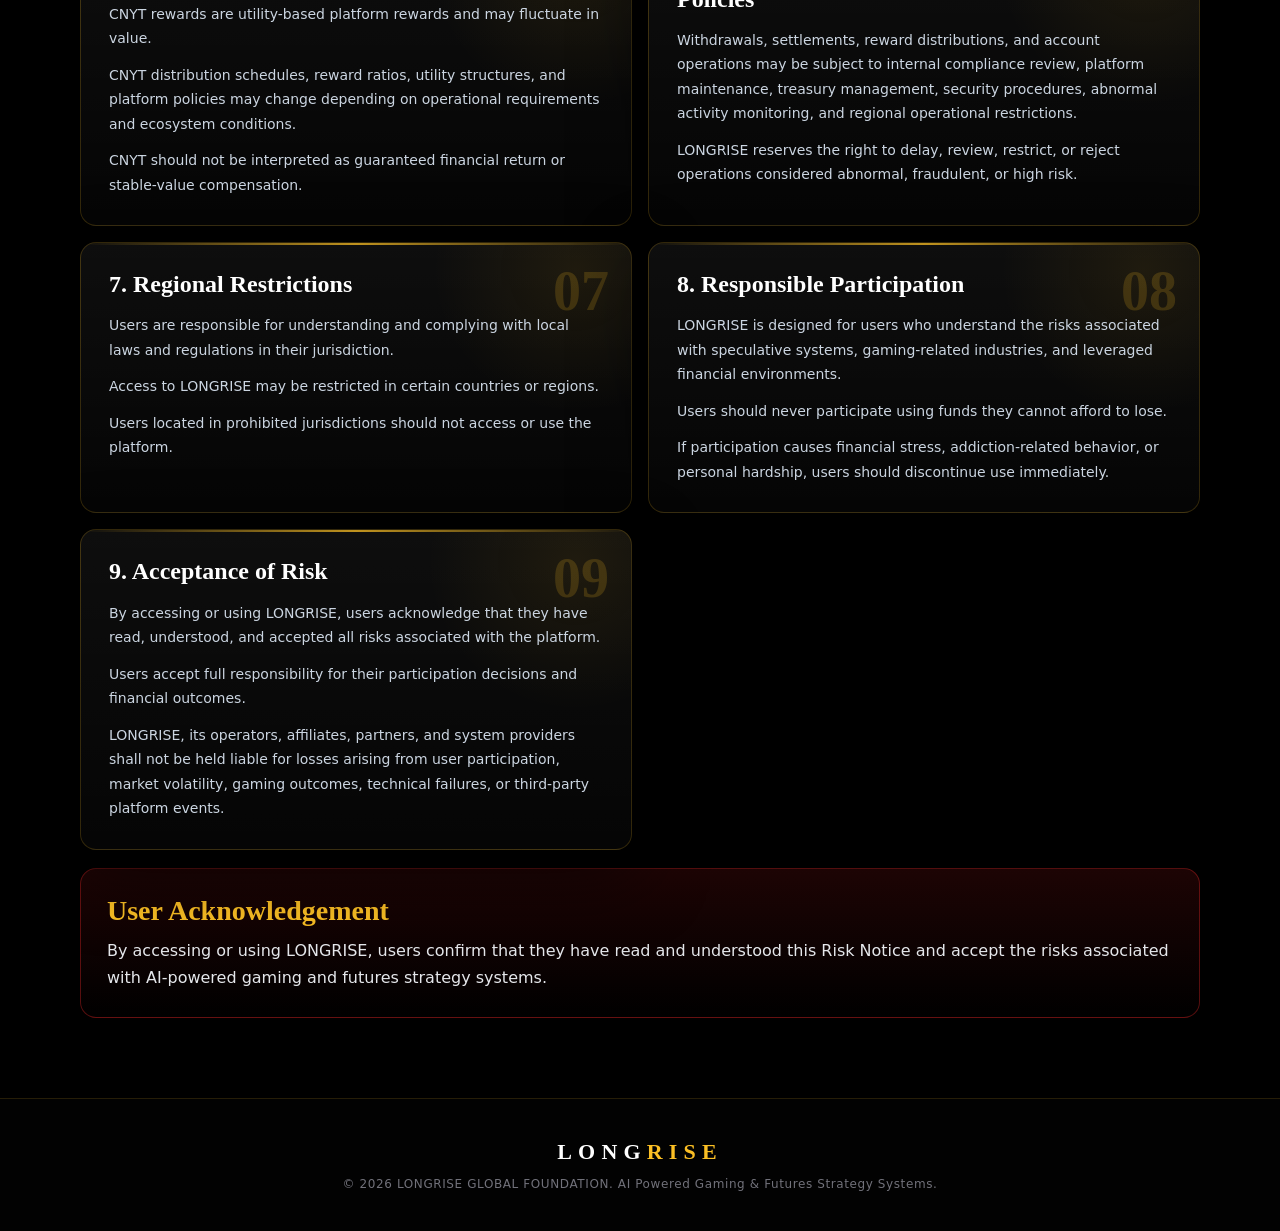
<file: risk-notice.html>
<!doctype html>
<html lang="en">
<head>
<meta charset="utf-8">
<meta name="viewport" content="width=device-width, initial-scale=1">
<title>LONGRISE | Risk Notice</title>
<meta name="description" content="Risk Notice for LONGRISE AI powered gaming and futures strategy systems.">
<link rel="stylesheet" href="assets/css/risk-notice.css">
</head>
<body>
<nav class="nav">
  <div class="container nav-inner">
    <a class="brand" href="index.html">LONG<span>RISE</span></a>
    <a class="nav-link" href="index.html">Back to Homepage</a>
  </div>
</nav>

<header class="hero">
  <div class="container">
    <div class="kicker"><i class="dot"></i> Risk Information</div>
    <h1>Risk Notice for<br><span>AI Gaming Systems</span></h1>
    <p>LONGRISE uses AI-powered gaming and futures strategy systems. This notice explains key risks related to variable returns, automated execution, CNYT rewards, withdrawals, regional restrictions, and responsible participation.</p>
    <div class="notice-bar">
      <b>!</b>
      <span>This document is provided for user awareness before participation. It is not financial advice, investment advice, legal advice, or a guarantee of profit.</span>
    </div>
  </div>
</header>

<main class="main">
  <div class="container">
    <section class="summary">
      <div class="summary-item"><strong>No Guaranteed Profit</strong><span>Displayed returns and rankings are not guaranteed future results.</span></div>
      <div class="summary-item"><strong>AI Execution Risk</strong><span>Automated systems may face volatility, delay, failure, or liquidity issues.</span></div>
      <div class="summary-item"><strong>User Responsibility</strong><span>Users are responsible for participation decisions and local legal compliance.</span></div>
    </section>

    <section class="grid">
      <article class="risk-card">
  <div class="num">01</div>
  <h2>1. General Notice</h2>
  <p>LONGRISE provides access to AI-powered gaming and futures strategy systems. By using the platform, users acknowledge that all participation involves financial risk.</p><p>Users do not manually execute casino bets or futures trades. AI systems operate automated strategies based on internal algorithms, market conditions, gaming statistics, liquidity conditions, and risk management systems.</p><p>Participation in the platform does not guarantee profit or capital preservation.</p>
</article>
<article class="risk-card">
  <div class="num">02</div>
  <h2>2. Variable Returns</h2>
  <p>Displayed returns, estimated yields, rankings, and historical performance are not guaranteed results.</p><p>Monthly returns may vary depending on AI strategy performance, gaming outcomes, futures market volatility, liquidity conditions, platform treasury conditions, and operational risk controls.</p><p>Past performance does not guarantee future results.</p>
</article>
<article class="risk-card">
  <div class="num">03</div>
  <h2>3. Capital Risk</h2>
  <p>Users acknowledge that deposited funds may be exposed to partial or total loss under certain market or operational conditions.</p><p>LONGRISE does not guarantee fixed returns, guaranteed monthly profit, uninterrupted withdrawals, or permanent liquidity availability.</p><p>All participation is conducted at the user&#x27;s own discretion and responsibility.</p>
</article>
<article class="risk-card">
  <div class="num">04</div>
  <h2>4. AI Execution Systems</h2>
  <p>LONGRISE uses automated AI systems for gaming execution and futures strategy operations.</p><p>These systems may experience unexpected volatility, execution delays, model failure, liquidity shortages, external platform risks, or technical interruptions.</p><p>AI systems are continuously adjusted and monitored, but no system can eliminate risk entirely.</p>
</article>
<article class="risk-card">
  <div class="num">05</div>
  <h2>5. Token Rewards (CNYT)</h2>
  <p>CNYT rewards are utility-based platform rewards and may fluctuate in value.</p><p>CNYT distribution schedules, reward ratios, utility structures, and platform policies may change depending on operational requirements and ecosystem conditions.</p><p>CNYT should not be interpreted as guaranteed financial return or stable-value compensation.</p>
</article>
<article class="risk-card">
  <div class="num">06</div>
  <h2>6. Withdrawal &amp; Operational Policies</h2>
  <p>Withdrawals, settlements, reward distributions, and account operations may be subject to internal compliance review, platform maintenance, treasury management, security procedures, abnormal activity monitoring, and regional operational restrictions.</p><p>LONGRISE reserves the right to delay, review, restrict, or reject operations considered abnormal, fraudulent, or high risk.</p>
</article>
<article class="risk-card">
  <div class="num">07</div>
  <h2>7. Regional Restrictions</h2>
  <p>Users are responsible for understanding and complying with local laws and regulations in their jurisdiction.</p><p>Access to LONGRISE may be restricted in certain countries or regions.</p><p>Users located in prohibited jurisdictions should not access or use the platform.</p>
</article>
<article class="risk-card">
  <div class="num">08</div>
  <h2>8. Responsible Participation</h2>
  <p>LONGRISE is designed for users who understand the risks associated with speculative systems, gaming-related industries, and leveraged financial environments.</p><p>Users should never participate using funds they cannot afford to lose.</p><p>If participation causes financial stress, addiction-related behavior, or personal hardship, users should discontinue use immediately.</p>
</article>
<article class="risk-card">
  <div class="num">09</div>
  <h2>9. Acceptance of Risk</h2>
  <p>By accessing or using LONGRISE, users acknowledge that they have read, understood, and accepted all risks associated with the platform.</p><p>Users accept full responsibility for their participation decisions and financial outcomes.</p><p>LONGRISE, its operators, affiliates, partners, and system providers shall not be held liable for losses arising from user participation, market volatility, gaming outcomes, technical failures, or third-party platform events.</p>
</article>
    </section>

    <section class="accept-box">
      <h2>User Acknowledgement</h2>
      <p>By accessing or using LONGRISE, users confirm that they have read and understood this Risk Notice and accept the risks associated with AI-powered gaming and futures strategy systems.</p>
    </section>
  </div>
</main>

<footer class="footer">
  <div class="container">
    <div class="brand">LONG<span>RISE</span></div>
    <p>© 2026 LONGRISE GLOBAL FOUNDATION. AI Powered Gaming & Futures Strategy Systems.</p>
  </div>
</footer>
</body>
</html>
</file>
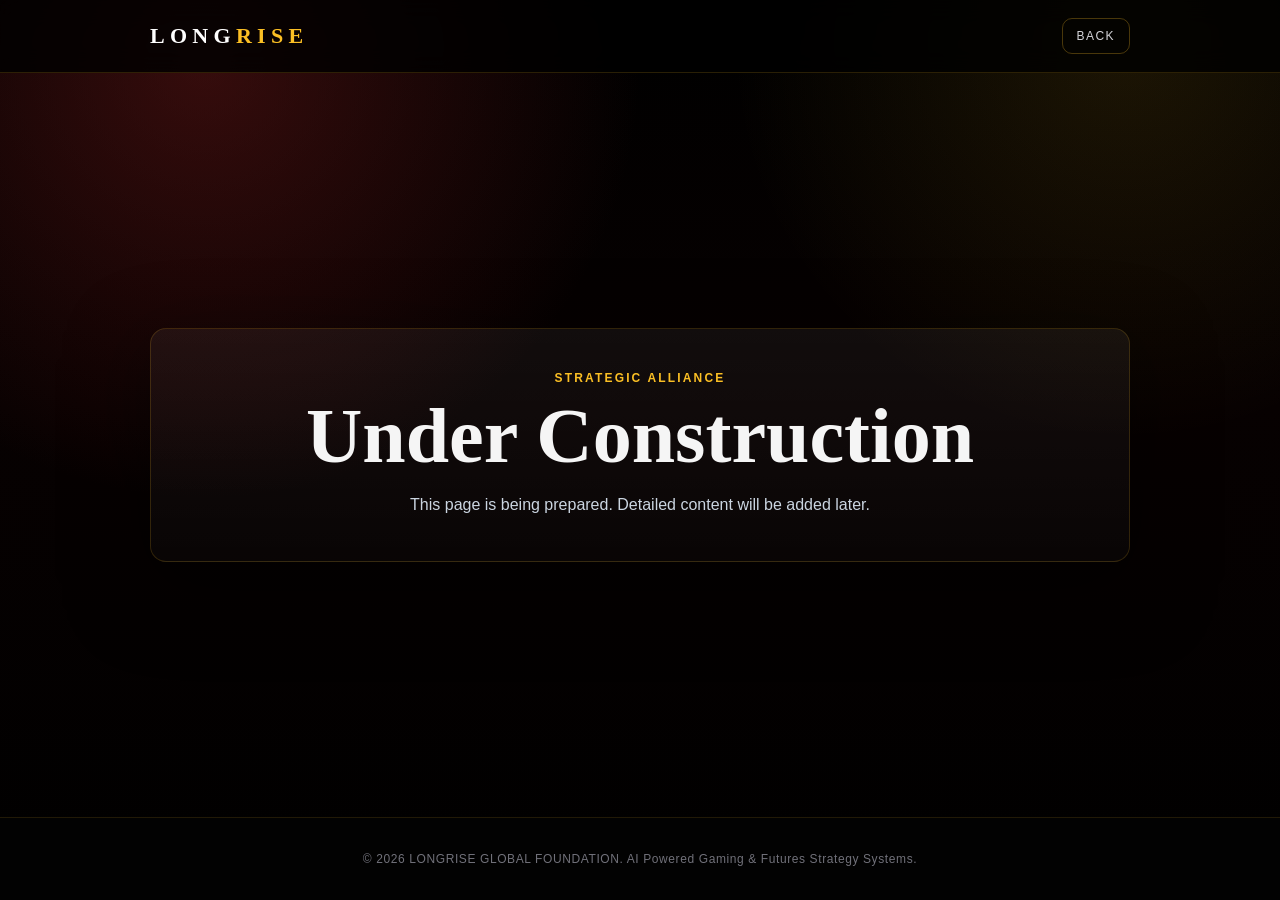
<file: StrategicAlliance.html>
<!doctype html>
<html lang="en">
<head>
<meta charset="utf-8">
<meta name="viewport" content="width=device-width, initial-scale=1">
<title>LONGRISE | Strategic Alliance</title>
<style>
:root{--gold:#fbbf24;--line:rgba(251,191,36,.16)}*{box-sizing:border-box}body{margin:0;background:#000;color:#f5f5f5;font-family:Inter,Arial,sans-serif;min-height:100vh;display:flex;flex-direction:column}body:before{content:"";position:fixed;inset:0;z-index:-1;background:radial-gradient(circle at 16% 7%,rgba(127,29,29,.42),transparent 32%),radial-gradient(circle at 88% 5%,rgba(251,191,36,.11),transparent 28%),linear-gradient(180deg,#000,#070101 45%,#000)}.container{width:min(980px,calc(100% - 40px));margin:0 auto}.nav{border-bottom:1px solid var(--line);background:rgba(0,0,0,.82);backdrop-filter:blur(12px)}.nav-inner{height:72px;display:flex;align-items:center;justify-content:space-between}.brand{font-family:Georgia,serif;font-weight:900;letter-spacing:.24em;color:#fff;font-size:22px}.brand span{color:var(--gold)}.back{color:#d4d4d8;text-decoration:none;border:1px solid rgba(251,191,36,.28);border-radius:10px;padding:10px 14px;font-size:12px;letter-spacing:.12em;text-transform:uppercase}main{flex:1;display:grid;place-items:center;padding:80px 0}.panel{border:1px solid var(--line);border-radius:16px;background:linear-gradient(180deg,rgba(255,255,255,.052),rgba(255,255,255,.018));box-shadow:0 25px 80px rgba(0,0,0,.55);padding:42px;text-align:center}h1{font-family:Georgia,serif;font-size:clamp(42px,7vw,78px);line-height:.95;margin:0 0 18px}.kicker{color:var(--gold);font-size:12px;font-weight:900;letter-spacing:.18em;text-transform:uppercase;margin-bottom:14px}p{color:#cbd5e1;font-size:16px;line-height:1.7;margin:0}footer{border-top:1px solid rgba(251,191,36,.12);background:#020202;padding:34px 0;text-align:center;color:#71717a;font-size:12px;letter-spacing:.05em}
</style>
</head>
<body>
<nav class="nav"><div class="container nav-inner"><div class="brand">LONG<span>RISE</span></div><a class="back" href="index.html">Back</a></div></nav>
<main><div class="container"><section class="panel"><div class="kicker">Strategic Alliance</div><h1>Under Construction</h1><p>This page is being prepared. Detailed content will be added later.</p></section></div></main>
<footer><div class="container">© 2026 LONGRISE GLOBAL FOUNDATION. AI Powered Gaming & Futures Strategy Systems.</div></footer>
</body>
</html>
</file>
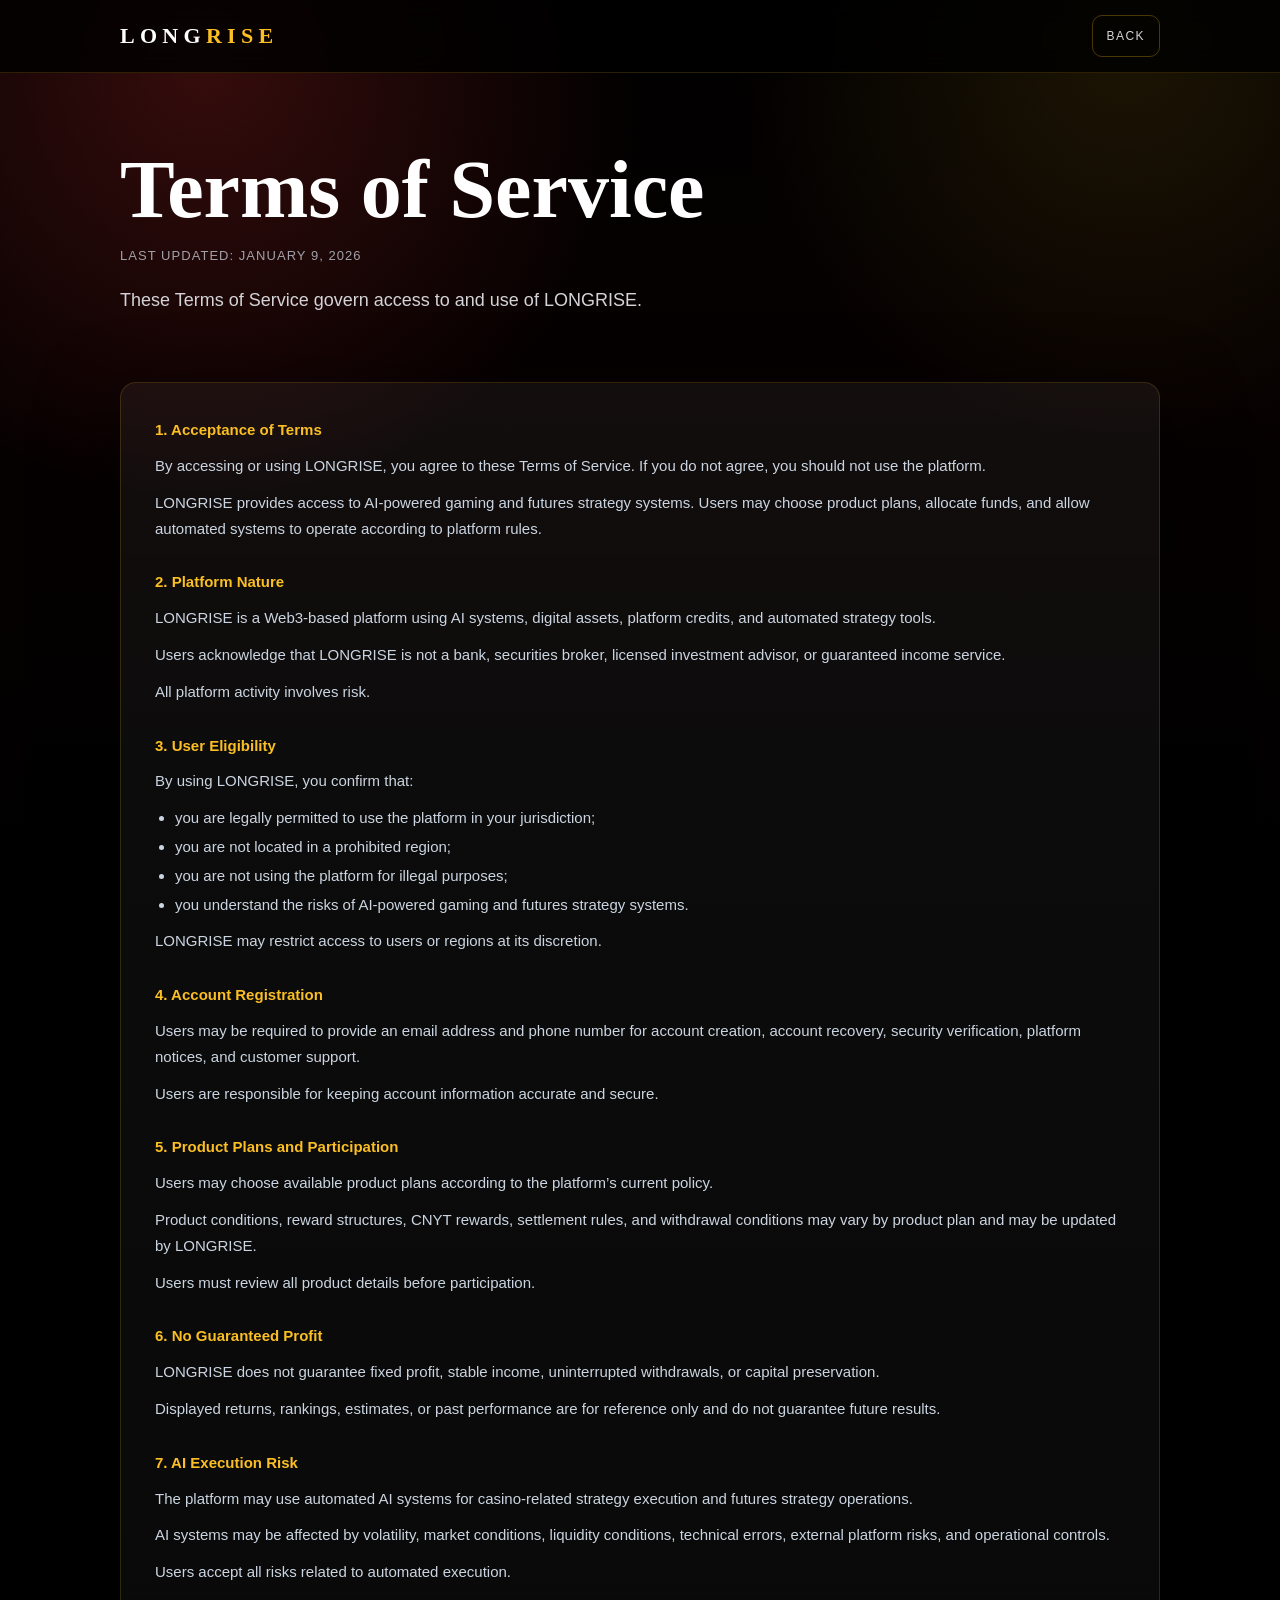
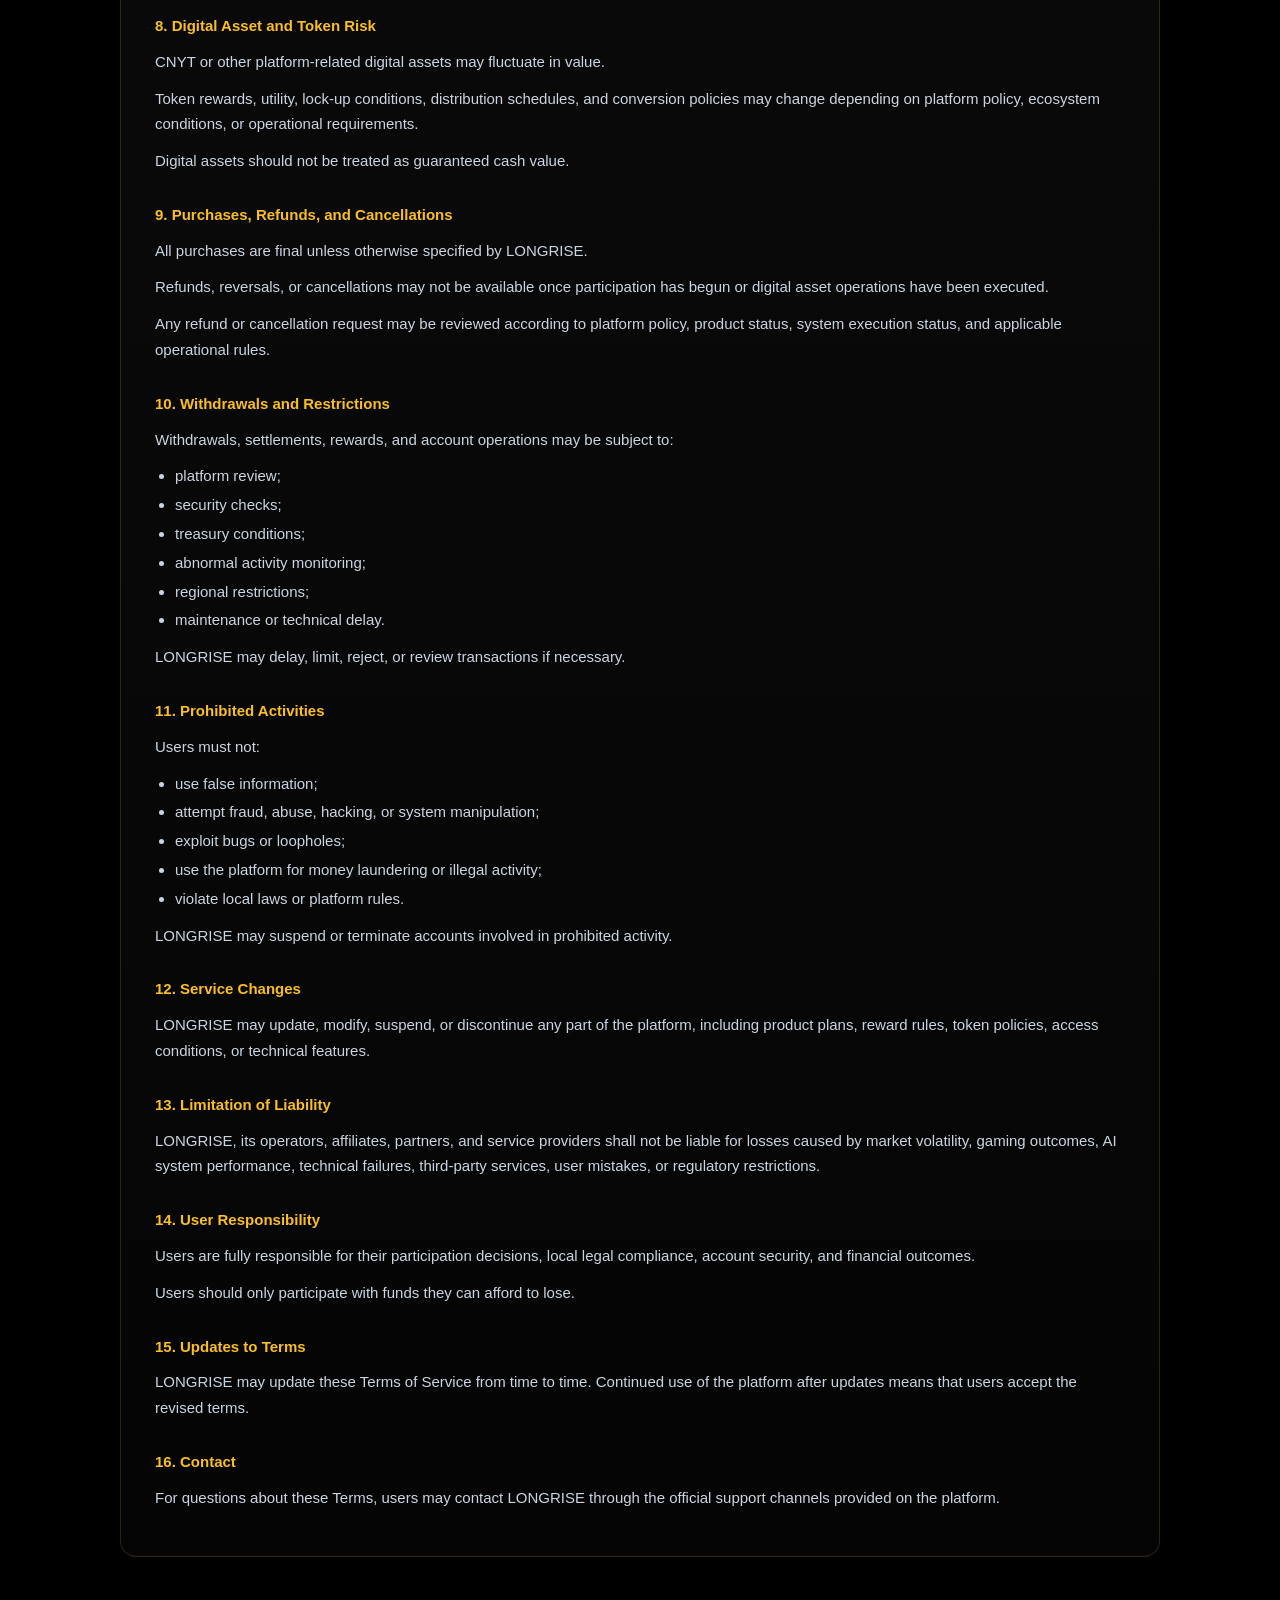
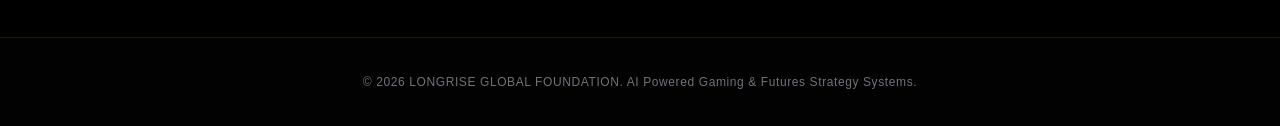
<file: terms.html>
<!doctype html>
<html lang="en"><head><meta charset="utf-8"><meta name="viewport" content="width=device-width, initial-scale=1">
<title>Terms of Service</title><style>
:root{--gold:#fbbf24;--red:#450a0a;--line:rgba(251,191,36,.16)}
*{box-sizing:border-box}
body{margin:0;background:#000;color:#e5e7eb;font-family:Inter,Arial,sans-serif;line-height:1.72}
body:before{content:"";position:fixed;inset:0;z-index:-1;background:radial-gradient(circle at 16% 7%,rgba(127,29,29,.42),transparent 32%),radial-gradient(circle at 88% 5%,rgba(251,191,36,.11),transparent 28%),linear-gradient(180deg,#000,#070101 45%,#000)}
.container{width:min(1040px,calc(100% - 40px));margin:0 auto}
nav{border-bottom:1px solid var(--line);background:rgba(0,0,0,.82);backdrop-filter:blur(12px);position:sticky;top:0;z-index:10}
.nav-inner{height:72px;display:flex;align-items:center;justify-content:space-between}
.brand{font-family:Georgia,serif;font-weight:900;letter-spacing:.24em;color:#fff;font-size:22px}
.brand span{color:var(--gold)}
.back{color:#d4d4d8;text-decoration:none;border:1px solid rgba(251,191,36,.28);border-radius:10px;padding:10px 14px;font-size:12px;letter-spacing:.12em;text-transform:uppercase}
header{padding:78px 0 30px}
h1{font-family:Georgia,serif;font-size:clamp(46px,7vw,82px);line-height:.95;margin:0 0 16px;color:#fff}
.updated{color:#a1a1aa;font-size:13px;letter-spacing:.08em;text-transform:uppercase;margin-bottom:18px}
.intro{max-width:820px;color:#d4d4d8;font-size:18px;margin:0}
.legal-box{margin:36px 0 80px;border:1px solid var(--line);background:linear-gradient(180deg,rgba(255,255,255,.052),rgba(255,255,255,.018));border-radius:16px;padding:34px;box-shadow:0 25px 80px rgba(0,0,0,.55)}
.section{margin:0 0 28px}
.section:last-child{margin-bottom:0}
.section-title{font-size:15px;font-weight:800;color:#fbbf24;margin:0 0 10px;line-height:1.72}
p{font-size:15px;color:#cbd5e1;margin:0 0 11px}
ul{margin:0 0 11px 20px;padding:0}
li{font-size:15px;color:#cbd5e1;margin:3px 0}
footer{border-top:1px solid rgba(251,191,36,.12);background:#020202;padding:34px 0;text-align:center;color:#71717a;font-size:12px;letter-spacing:.05em}
@media(max-width:700px){.nav-inner{height:auto;align-items:flex-start;flex-direction:column;gap:12px;padding:18px 0}.legal-box{padding:24px}}
</style></head>
<body>
<nav><div class="container nav-inner"><div class="brand">LONG<span>RISE</span></div><a class="back" href="index.html">Back</a></div></nav>
<header><div class="container"><h1>Terms of Service</h1><div class="updated">Last Updated: January 9, 2026</div><p class="intro">These Terms of Service govern access to and use of LONGRISE.</p></div></header>
<main><div class="container"><div class="legal-box"><div class="section"><div class="section-title">1. Acceptance of Terms</div><p>By accessing or using LONGRISE, you agree to these Terms of Service. If you do not agree, you should not use the platform.</p><p>LONGRISE provides access to AI-powered gaming and futures strategy systems. Users may choose product plans, allocate funds, and allow automated systems to operate according to platform rules.</p></div>
<div class="section"><div class="section-title">2. Platform Nature</div><p>LONGRISE is a Web3-based platform using AI systems, digital assets, platform credits, and automated strategy tools.</p><p>Users acknowledge that LONGRISE is not a bank, securities broker, licensed investment advisor, or guaranteed income service.</p><p>All platform activity involves risk.</p></div>
<div class="section"><div class="section-title">3. User Eligibility</div><p>By using LONGRISE, you confirm that:</p><ul><li>you are legally permitted to use the platform in your jurisdiction;</li><li>you are not located in a prohibited region;</li><li>you are not using the platform for illegal purposes;</li><li>you understand the risks of AI-powered gaming and futures strategy systems.</li></ul><p>LONGRISE may restrict access to users or regions at its discretion.</p></div>
<div class="section"><div class="section-title">4. Account Registration</div><p>Users may be required to provide an email address and phone number for account creation, account recovery, security verification, platform notices, and customer support.</p><p>Users are responsible for keeping account information accurate and secure.</p></div>
<div class="section"><div class="section-title">5. Product Plans and Participation</div><p>Users may choose available product plans according to the platform’s current policy.</p><p>Product conditions, reward structures, CNYT rewards, settlement rules, and withdrawal conditions may vary by product plan and may be updated by LONGRISE.</p><p>Users must review all product details before participation.</p></div>
<div class="section"><div class="section-title">6. No Guaranteed Profit</div><p>LONGRISE does not guarantee fixed profit, stable income, uninterrupted withdrawals, or capital preservation.</p><p>Displayed returns, rankings, estimates, or past performance are for reference only and do not guarantee future results.</p></div>
<div class="section"><div class="section-title">7. AI Execution Risk</div><p>The platform may use automated AI systems for casino-related strategy execution and futures strategy operations.</p><p>AI systems may be affected by volatility, market conditions, liquidity conditions, technical errors, external platform risks, and operational controls.</p><p>Users accept all risks related to automated execution.</p></div>
<div class="section"><div class="section-title">8. Digital Asset and Token Risk</div><p>CNYT or other platform-related digital assets may fluctuate in value.</p><p>Token rewards, utility, lock-up conditions, distribution schedules, and conversion policies may change depending on platform policy, ecosystem conditions, or operational requirements.</p><p>Digital assets should not be treated as guaranteed cash value.</p></div>
<div class="section"><div class="section-title">9. Purchases, Refunds, and Cancellations</div><p>All purchases are final unless otherwise specified by LONGRISE.</p><p>Refunds, reversals, or cancellations may not be available once participation has begun or digital asset operations have been executed.</p><p>Any refund or cancellation request may be reviewed according to platform policy, product status, system execution status, and applicable operational rules.</p></div>
<div class="section"><div class="section-title">10. Withdrawals and Restrictions</div><p>Withdrawals, settlements, rewards, and account operations may be subject to:</p><ul><li>platform review;</li><li>security checks;</li><li>treasury conditions;</li><li>abnormal activity monitoring;</li><li>regional restrictions;</li><li>maintenance or technical delay.</li></ul><p>LONGRISE may delay, limit, reject, or review transactions if necessary.</p></div>
<div class="section"><div class="section-title">11. Prohibited Activities</div><p>Users must not:</p><ul><li>use false information;</li><li>attempt fraud, abuse, hacking, or system manipulation;</li><li>exploit bugs or loopholes;</li><li>use the platform for money laundering or illegal activity;</li><li>violate local laws or platform rules.</li></ul><p>LONGRISE may suspend or terminate accounts involved in prohibited activity.</p></div>
<div class="section"><div class="section-title">12. Service Changes</div><p>LONGRISE may update, modify, suspend, or discontinue any part of the platform, including product plans, reward rules, token policies, access conditions, or technical features.</p></div>
<div class="section"><div class="section-title">13. Limitation of Liability</div><p>LONGRISE, its operators, affiliates, partners, and service providers shall not be liable for losses caused by market volatility, gaming outcomes, AI system performance, technical failures, third-party services, user mistakes, or regulatory restrictions.</p></div>
<div class="section"><div class="section-title">14. User Responsibility</div><p>Users are fully responsible for their participation decisions, local legal compliance, account security, and financial outcomes.</p><p>Users should only participate with funds they can afford to lose.</p></div>
<div class="section"><div class="section-title">15. Updates to Terms</div><p>LONGRISE may update these Terms of Service from time to time. Continued use of the platform after updates means that users accept the revised terms.</p></div>
<div class="section"><div class="section-title">16. Contact</div><p>For questions about these Terms, users may contact LONGRISE through the official support channels provided on the platform.</p></div></div></div></main>
<footer><div class="container">© 2026 LONGRISE GLOBAL FOUNDATION. AI Powered Gaming & Futures Strategy Systems.</div></footer>
</body></html>
</file>
<file: assets/css/styles.css>
:root{--black:#000;--void:#050505;--panel:#090706;--red:#450a0a;--red2:#7f1d1d;--gold:#fbbf24;--gold2:#d97706;--green:#22c55e;--blue:#3b82f6;--muted:#9ca3af;--white:#fff}
*{box-sizing:border-box}html{scroll-behavior:smooth}body{margin:0;background:#000;color:#fff;font-family:Inter,ui-sans-serif,system-ui,-apple-system,Segoe UI,sans-serif;overflow-x:hidden;-webkit-font-smoothing:antialiased}
body:before{content:"";position:fixed;inset:0;z-index:-5;background:radial-gradient(circle at 20% 5%,rgba(127,29,29,.45),transparent 36%),radial-gradient(circle at 85% 8%,rgba(251,191,36,.14),transparent 28%),linear-gradient(180deg,#000 0%,#060101 48%,#000 100%)}
::-webkit-scrollbar{width:6px}::-webkit-scrollbar-track{background:#000}::-webkit-scrollbar-thumb{background:#450a0a;border-radius:4px}::-webkit-scrollbar-thumb:hover{background:var(--gold)}
.font-serif{font-family:Georgia,'Times New Roman',serif}.gold{color:var(--gold)}.red{color:#dc2626}.blue{color:var(--blue)}.green{color:var(--green)}.muted{color:var(--muted)}
.container{width:min(1200px,calc(100% - 40px));margin:0 auto}.nav{position:fixed;top:0;left:0;right:0;z-index:50;background:rgba(0,0,0,.72);backdrop-filter:blur(18px);border-bottom:1px solid rgba(251,191,36,.12)}.nav-inner{height:76px;display:flex;align-items:center;justify-content:space-between}.brand{font-family:Georgia,serif;font-weight:900;letter-spacing:.28em;color:#fff}.brand span{color:var(--gold)}.nav a{color:#d1d5db;text-decoration:none;font-size:12px;letter-spacing:.18em;text-transform:uppercase;margin-left:26px}.nav a:hover{color:var(--gold)}
.btn{display:inline-flex;align-items:center;gap:10px;text-decoration:none;padding:16px 24px;border-radius:999px;font-size:12px;font-weight:900;letter-spacing:.18em;text-transform:uppercase;transition:.25s}.btn-primary{background:linear-gradient(90deg,var(--red2),#dc2626,var(--gold2));color:#fff;box-shadow:0 15px 45px rgba(220,38,38,.24)}.btn-gold{background:linear-gradient(90deg,var(--gold),var(--gold2));color:#000;box-shadow:0 15px 45px rgba(251,191,36,.24)}.btn-ghost{border:1px solid rgba(251,191,36,.35);color:#fff;background:rgba(255,255,255,.04)}.btn:hover{transform:translateY(-3px)}
.hero{min-height:100vh;position:relative;padding:142px 0 70px;overflow:hidden}.hero-grid{display:grid;grid-template-columns:1.05fr .95fr;gap:54px;align-items:center}.eyebrow{display:inline-flex;align-items:center;gap:12px;border:1px solid rgba(251,191,36,.3);background:rgba(0,0,0,.6);padding:10px 16px;border-radius:999px;color:var(--gold);font-size:11px;font-weight:900;letter-spacing:.22em;text-transform:uppercase}.pulse{width:8px;height:8px;background:var(--green);border-radius:50%;box-shadow:0 0 18px var(--green);animation:pulse 1.6s infinite}@keyframes pulse{50%{opacity:.35}}
h1{font-family:Georgia,serif;font-size:clamp(58px,8.5vw,112px);line-height:.86;margin:28px 0 26px;letter-spacing:-.075em;text-transform:uppercase;text-shadow:0 20px 70px #000}.hero p{font-size:19px;line-height:1.85;color:#d1d5db;max-width:680px}.hero-actions{display:flex;gap:16px;flex-wrap:wrap;margin-top:34px}.hero-stats{display:grid;grid-template-columns:repeat(3,1fr);gap:12px;margin-top:38px;max-width:650px}.stat{border:1px solid rgba(255,255,255,.08);background:linear-gradient(180deg,rgba(255,255,255,.06),rgba(255,255,255,.02));border-radius:24px;padding:18px}.stat b{display:block;font-family:Georgia,serif;font-size:26px;color:var(--gold)}.stat span{font-size:10px;color:#9ca3af;font-weight:900;letter-spacing:.2em;text-transform:uppercase}
.asset-frame{position:relative;overflow:hidden;background:#070303;border:1px solid rgba(251,191,36,.18);box-shadow:0 30px 90px rgba(0,0,0,.88)}.asset-frame img{width:100%;height:100%;object-fit:cover;display:block;filter:saturate(.9) contrast(1.05) brightness(.82)}.asset-frame:before{content:"";position:absolute;inset:0;z-index:1;background:radial-gradient(circle at 70% 20%,rgba(251,191,36,.13),transparent 38%),linear-gradient(90deg,rgba(0,0,0,.72) 0%,rgba(0,0,0,.18) 45%,rgba(0,0,0,.72) 100%);pointer-events:none}.hero-asset{height:620px;border-radius:46px}.hero-asset .winboard{position:absolute;right:26px;bottom:26px;z-index:3;width:min(390px,calc(100% - 52px));border:1px solid rgba(251,191,36,.26);background:rgba(5,5,5,.86);backdrop-filter:blur(18px);border-radius:30px;padding:22px;box-shadow:0 30px 90px #000}.board-head{display:flex;justify-content:space-between;align-items:center;border-bottom:1px solid rgba(255,255,255,.1);padding-bottom:14px;margin-bottom:12px}.board-head b{font-family:Georgia,serif;letter-spacing:.1em}.live{font-size:10px;color:var(--green);font-weight:900}.row{display:grid;grid-template-columns:34px 1fr auto;gap:12px;align-items:center;padding:11px 0;border-bottom:1px solid rgba(255,255,255,.06)}.rank{color:var(--gold);font-weight:900}.game{font-size:13px;font-weight:800}.sub{display:block;font-size:10px;color:#9ca3af;margin-top:4px}.gain{font-family:Georgia,serif;color:#fff;font-weight:900}
section{padding:110px 0;position:relative}.section-title{text-align:center;margin-bottom:58px}.section-title span{font-size:11px;color:var(--gold);letter-spacing:.35em;font-weight:900;text-transform:uppercase}.section-title h2{font-family:Georgia,serif;font-size:clamp(38px,5vw,72px);line-height:.98;margin:18px 0 0;letter-spacing:-.04em;text-transform:uppercase}.section-title p{color:#a1a1aa;font-size:18px;line-height:1.75;max-width:850px;margin:24px auto 0}.grid3{display:grid;grid-template-columns:repeat(3,1fr);gap:18px}.grid4{display:grid;grid-template-columns:repeat(4,1fr);gap:18px}.module{position:relative;min-height:410px;border-radius:34px;border:1px solid rgba(251,191,36,.18);background:linear-gradient(180deg,rgba(255,255,255,.06),rgba(255,255,255,.018));overflow:hidden;box-shadow:0 20px 50px rgba(0,0,0,.55);transition:.3s}.module:hover{transform:translateY(-10px);border-color:rgba(251,191,36,.55)}.module-img{height:190px;border-bottom:1px solid rgba(251,191,36,.12);box-shadow:none;border-radius:0;border-width:0}.module-img:before{background:linear-gradient(180deg,rgba(0,0,0,.04),rgba(0,0,0,.82))}.module-body{padding:26px}.module h3{font-family:Georgia,serif;font-size:25px;margin:0 0 12px}.module p{color:#a1a1aa;line-height:1.75;font-size:14px}.meter{height:6px;background:#111;border-radius:99px;overflow:hidden;margin-top:24px}.meter i{display:block;height:100%;background:linear-gradient(90deg,var(--red2),var(--gold));border-radius:99px}.card{border:1px solid rgba(251,191,36,.16);background:rgba(255,255,255,.045);border-radius:34px;padding:34px;box-shadow:0 20px 50px rgba(0,0,0,.55)}.card h3{font-family:Georgia,serif;font-size:28px;margin:0 0 14px;text-transform:uppercase}.card p{color:#a1a1aa;line-height:1.75}.split{display:grid;grid-template-columns:.9fr 1.1fr;gap:40px;align-items:center}.panel{border:1px solid rgba(251,191,36,.18);background:rgba(5,5,5,.78);border-radius:38px;padding:34px;box-shadow:0 30px 90px #000}.panel h2{font-family:Georgia,serif;font-size:56px;line-height:1;margin:0 0 20px;text-transform:uppercase}.panel p{color:#cbd5e1;line-height:1.8}.vip-room-asset{height:440px;border-radius:38px}.table-map{display:grid;grid-template-columns:repeat(3,1fr);gap:14px}.table-cell{min-height:128px;border:1px solid rgba(255,255,255,.08);background:rgba(5,5,5,.72);border-radius:24px;padding:18px;position:relative;overflow:hidden}.table-cell:after{content:"";position:absolute;inset:auto 20px 18px 20px;height:1px;background:linear-gradient(90deg,transparent,var(--gold),transparent)}.table-cell b{font-family:Georgia,serif;color:var(--gold);font-size:22px}.table-cell span{display:block;color:#9ca3af;font-size:11px;font-weight:900;letter-spacing:.15em;text-transform:uppercase;margin-top:8px}.footer{padding:70px 0;border-top:1px solid rgba(251,191,36,.12);background:#020202}.footer-grid{display:grid;grid-template-columns:2fr 1fr 1fr 1fr;gap:48px}.footer .brand{font-size:24px}.footer p{color:#8b8f98;margin-top:16px;line-height:1.8;max-width:420px}.footer h5{font-size:10px;letter-spacing:.24em;text-transform:uppercase;color:#fff}.footer a{display:block;color:#858891;text-decoration:none;margin-top:14px;text-transform:uppercase;font-size:12px;font-weight:800;letter-spacing:.12em}.footer a:hover{color:var(--gold)}.legal{border-top:1px solid rgba(255,255,255,.08);margin-top:46px;padding-top:28px;font-size:11px;color:#555;line-height:1.7}.reveal{opacity:0;transform:translateY(34px);transition:1s cubic-bezier(.22,1,.36,1)}.reveal.on{opacity:1;transform:none}
@media(max-width:980px){.hero-grid,.split,.footer-grid{grid-template-columns:1fr}.grid4,.grid3{grid-template-columns:1fr 1fr}.nav-links{display:none}.hero-asset{height:560px}.hero-asset .winboard{right:18px;left:18px;width:auto}}
@media(max-width:620px){.container{width:min(100% - 26px,1200px)}.hero{padding-top:118px}.hero-stats,.grid4,.grid3,.table-map{grid-template-columns:1fr}.hero-asset{height:520px}.panel h2{font-size:42px}.module{min-height:auto}h1{font-size:54px}}

/* V8.1 Copy/UI text polish overrides */
.section-title span{letter-spacing:.24em!important;}
.section-title p{color:#c7cbd3!important;font-weight:500!important;}
.hero .eyebrow{letter-spacing:.18em!important;}
.hero h1 span.gold{color:#fff!important;}
.hero p{color:#d8dbe2!important;font-weight:500!important;}
.hero p span{font-weight:600!important;}
.grid4.policy-plans{grid-template-columns:repeat(5,1fr)!important;}
.vip-mini-art{height:190px;border-bottom:1px solid rgba(251,191,36,.12);background:radial-gradient(circle at 70% 20%,rgba(251,191,36,.28),transparent 32%),linear-gradient(135deg,#160302,#050505 58%,#2a0909)!important;display:flex;align-items:center;justify-content:center;}
.vip-mini-art:before{background:linear-gradient(180deg,rgba(0,0,0,.05),rgba(0,0,0,.78))!important;}
.vip-mini-art:after{content:'VIP';z-index:2;font-family:Georgia,serif;font-size:48px;font-weight:900;color:#fbbf24;letter-spacing:.08em;text-shadow:0 18px 45px #000;}
@media(max-width:1100px){.grid4.policy-plans{grid-template-columns:repeat(2,1fr)!important;}}
@media(max-width:620px){.grid4.policy-plans{grid-template-columns:1fr!important;}.hero h1{font-size:clamp(46px,16vw,78px)!important;}}

/* PRODUCT SECTION ONLY PATCH - V8.3: keep the rest of the homepage unchanged */
#yield .product-grid-v83{display:grid;grid-template-columns:repeat(5,minmax(0,1fr));gap:18px;align-items:stretch;}
#yield .product-card-v83{position:relative;overflow:hidden;border:1px solid rgba(251,191,36,.32);border-radius:14px;background:linear-gradient(180deg,rgba(255,255,255,.055),rgba(255,255,255,.018));box-shadow:0 18px 55px rgba(0,0,0,.65);min-height:590px;display:flex;flex-direction:column;transition:transform .3s ease,border-color .3s ease,box-shadow .3s ease;}
#yield .product-card-v83:hover{transform:translateY(-7px);border-color:rgba(251,191,36,.65);box-shadow:0 28px 80px rgba(0,0,0,.78);}
#yield .product-image-v83{height:205px;position:relative;overflow:hidden;border-bottom:1px solid rgba(251,191,36,.18);background:#050505;}
#yield .product-image-v83 img{width:100%;height:100%;object-fit:cover;display:block;filter:saturate(.94) contrast(1.05) brightness(.82);}
#yield .product-image-v83:after{content:"";position:absolute;inset:0;background:linear-gradient(180deg,rgba(0,0,0,.02) 20%,rgba(0,0,0,.68) 100%);pointer-events:none;}
#yield .product-body-v83{padding:26px 22px 22px;text-align:center;display:flex;flex:1;flex-direction:column;align-items:center;}
#yield .product-name-v83{font-family:Georgia,'Times New Roman',serif;font-size:25px;line-height:1;font-weight:900;letter-spacing:.08em;text-transform:uppercase;margin:0 0 16px;}
#yield .product-price-v83{font-family:Georgia,'Times New Roman',serif;font-size:44px;line-height:1;color:#fff;font-weight:900;margin:0 0 14px;text-shadow:0 12px 35px rgba(0,0,0,.75);}
#yield .product-line-v83{width:100%;height:1px;background:linear-gradient(90deg,transparent,rgba(251,191,36,.55),transparent);margin:0 0 18px;}
#yield .product-term-v83{font-weight:800;color:#f1f5f9;font-size:14px;margin-bottom:15px;}
#yield .product-label-v83{color:#c7cbd3;font-size:13px;margin-top:0;margin-bottom:5px;}
#yield .product-rate-v83{font-family:Georgia,'Times New Roman',serif;font-size:37px;font-weight:900;line-height:1;margin-bottom:18px;}
#yield .product-reward-v83{font-size:13px;line-height:1.45;color:#fff;margin-top:auto;margin-bottom:20px;min-height:42px;}
#yield .product-reward-v83 b{display:block;font-size:12px;text-transform:uppercase;letter-spacing:.05em;margin-bottom:4px;}
#yield .product-cta-v83{width:100%;display:inline-flex;justify-content:center;align-items:center;text-decoration:none;border-radius:9px;border:1px solid currentColor;background:rgba(0,0,0,.12);padding:13px 14px;font-size:12px;font-weight:900;letter-spacing:.1em;text-transform:uppercase;transition:.22s ease;}
#yield .product-cta-v83:hover{transform:translateY(-2px);background:rgba(251,191,36,.12);}
#yield .product-card-v83.vip{border-color:rgba(251,191,36,.75);box-shadow:0 0 0 1px rgba(251,191,36,.18),0 24px 85px rgba(0,0,0,.8);}
#yield .vip-badge-v83{position:absolute;top:0;right:0;z-index:3;background:linear-gradient(180deg,#f6d27a,#b98016);color:#0a0701;padding:12px 13px 15px;font-size:10px;font-weight:900;line-height:1.1;text-align:center;text-transform:uppercase;clip-path:polygon(0 0,100% 0,100% 82%,50% 100%,0 82%);letter-spacing:.05em;}
#yield .tier-flexible{color:#52d681}#yield .tier-basic{color:#5aaeff}#yield .tier-standard{color:#fbbf24}#yield .tier-premium{color:#fb923c}#yield .tier-vip{color:#fbbf24}
#yield .text-flexible{color:#52d681}#yield .text-basic{color:#5aaeff}#yield .text-standard{color:#fbbf24}#yield .text-premium{color:#fb923c}#yield .text-vip{color:#fbbf24}
#yield .bottom-proof-v83{display:flex;justify-content:center;align-items:center;gap:28px;margin-top:28px;color:#a7a7a7;font-size:15px;letter-spacing:.02em;}
#yield .bottom-proof-v83:before,#yield .bottom-proof-v83:after{content:"";height:1px;width:90px;background:linear-gradient(90deg,transparent,rgba(251,191,36,.45));}
#yield .bottom-proof-v83:after{background:linear-gradient(90deg,rgba(251,191,36,.45),transparent);}
@media(max-width:980px){#yield .product-grid-v83{grid-template-columns:repeat(2,minmax(0,1fr));}#yield .product-card-v83.vip{grid-column:span 1;}}
@media(max-width:860px){#yield .product-card-v83{min-height:560px;}}
@media(max-width:560px){#yield .product-grid-v83{grid-template-columns:1fr;}#yield .product-card-v83{min-height:auto;}#yield .product-image-v83{height:210px;}#yield .bottom-proof-v83{gap:12px;font-size:13px;}.bottom-proof-v83:before,.bottom-proof-v83:after{display:none;}}

/* V8.4 HERO TYPOGRAPHY PATCH - approved by Jane / PM
   Scope: hero typography only. No layout/product/footer changes. */
.hero .eyebrow{
  font-size:clamp(15px,1.15vw,19px)!important;
  letter-spacing:.18em!important;
  font-weight:900!important;
  padding:11px 18px!important;
  border-radius:12px!important;
}
.hero h1{
  font-size:clamp(60px,8.7vw,116px)!important;
  line-height:.86!important;
  margin:26px 0 20px!important;
  letter-spacing:-.055em!important;
}
.hero h1 span.gold{
  display:inline-block!important;
  color:var(--gold)!important;
  font-size:clamp(54px,7.8vw,108px)!important;
  line-height:.9!important;
  letter-spacing:.02em!important;
  margin-top:6px!important;
  text-shadow:0 20px 70px #000,0 0 32px rgba(251,191,36,.18)!important;
}
.hero p{
  margin-top:10px!important;
  font-size:clamp(18px,1.45vw,22px)!important;
  line-height:1.65!important;
  color:#dfe3ea!important;
}
.hero p span{
  font-size:clamp(17px,1.25vw,20px)!important;
  font-weight:500!important;
  border-bottom:1px solid rgba(185,28,28,.75)!important;
}
@media(max-width:620px){
  .hero .eyebrow{font-size:13px!important;letter-spacing:.12em!important;}
  .hero h1{font-size:clamp(46px,15vw,72px)!important;}
  .hero h1 span.gold{font-size:clamp(42px,13vw,66px)!important;letter-spacing:.01em!important;}
}

/* =====================================================================
   V9 POLISH LAYER — Cinzel display typography + refined gold system
   Scope: typographic refinement + surface polish. Content unchanged.
   ===================================================================== */
:root{
  --gold-base:#b99a6b;          /* spec: base gold  */
  --gold-hi:#e5c398;            /* spec: highlight gold */
  --gold-glow:#fbbf24;          /* spec: glow gold */
  --line-soft:rgba(185,154,107,.15);  /* spec card border */
  --line-mid:rgba(185,154,107,.28);
  --cream:#fcfaf7;
  --muted-warm:#a79c93;
}

/* --- Display headlines -> Cinzel (uppercase, tracked-out) --- */
.brand,
h1,
.section-title h2,
.panel h2,
.card h3,
.module h3,
#yield .product-name-v83{
  font-family:'Cinzel',Georgia,serif!important;
}

.brand{letter-spacing:.30em!important;font-weight:700!important;}

h1{
  font-weight:900!important;
  line-height:.94!important;
  letter-spacing:-.005em!important;
}
.hero h1{
  line-height:.92!important;
  letter-spacing:0!important;
}
.hero h1 span.gold{
  letter-spacing:.04em!important;
  color:var(--gold-glow)!important;
  text-shadow:0 18px 60px #000,0 0 34px rgba(251,191,36,.22)!important;
}

.section-title h2,
.panel h2{
  font-weight:800!important;
  line-height:1.02!important;
  letter-spacing:.01em!important;
}
.panel h2{font-size:clamp(34px,4vw,52px)!important;}

.card h3,
.module h3{
  font-weight:700!important;
  letter-spacing:.045em!important;
  line-height:1.12!important;
  color:var(--cream)!important;
}

/* Eyebrow / kicker labels stay Inter, tightened tracking.
   NOTE: must be the DIRECT child span only — otherwise it also grabs the
   .gold/.blue spans inside <h2> and forces them to sans-serif. */
.section-title > span,
.eyebrow{font-family:'Inter',sans-serif!important;}
.section-title h2 .gold,
.section-title h2 .blue{font-family:'Cinzel',Georgia,serif!important;font-weight:800!important;}

/* --- Financial data -> Inter w/ tabular figures (spec) --- */
.stat b,
.gain,
.table-cell b,
#yield .product-price-v83,
#yield .product-rate-v83,
.winboard .rank{
  font-family:'Inter',ui-sans-serif,system-ui,sans-serif!important;
  font-feature-settings:"tnum" 1,"lnum" 1!important;
  font-variant-numeric:tabular-nums lining-nums!important;
  letter-spacing:-.01em!important;
}
.stat b{font-weight:800!important;}
#yield .product-price-v83{font-weight:800!important;letter-spacing:-.02em!important;}
#yield .product-rate-v83{font-weight:800!important;}
.gain{font-weight:700!important;}

/* --- Surface polish: softer spec-aligned gold borders + inner glow --- */
.card{
  border-color:var(--line-soft)!important;
  background:
    radial-gradient(120% 80% at 50% -10%,rgba(185,154,107,.10),transparent 60%),
    linear-gradient(180deg,rgba(255,255,255,.05),rgba(255,255,255,.012))!important;
  transition:transform .3s cubic-bezier(.22,1,.36,1),border-color .3s ease,box-shadow .3s ease!important;
}
.card:hover{
  transform:translateY(-7px)!important;
  border-color:var(--line-mid)!important;
  box-shadow:0 30px 80px rgba(0,0,0,.7),0 0 0 1px rgba(185,154,107,.10)!important;
}
.panel{border-color:var(--line-soft)!important;}
.stat{
  border-color:rgba(255,255,255,.07)!important;
  transition:transform .3s cubic-bezier(.22,1,.36,1),border-color .3s ease!important;
}
.stat:hover{transform:translateY(-4px)!important;border-color:var(--line-mid)!important;}

/* Nav brand + link refinement */
.nav{border-bottom:1px solid var(--line-soft)!important;}
.nav a{transition:color .2s ease!important;}

/* Live board headline -> Cinzel small caps feel */
.winboard .board-head b{font-family:'Cinzel',Georgia,serif!important;letter-spacing:.12em!important;font-weight:700!important;}

/* Buttons: tighter, premium */
.btn{font-family:'Inter',sans-serif!important;}

/* Section vertical rhythm */
section{padding:84px 0!important;}
.hero{min-height:auto!important;padding-bottom:54px!important;}
@media(max-width:620px){section{padding:60px 0!important;}.hero{padding-bottom:36px!important;}}

/* Hero spacing fix: Cinzel caps are taller — prevent gold/paragraph overlap */
.hero h1{margin:24px 0 30px!important;}
.hero h1 span.gold{
  display:block!important;
  white-space:nowrap!important;
  line-height:1.0!important;
  padding-bottom:.04em!important;
  margin-top:12px!important;
}
.hero p{margin-top:24px!important;}

/* =====================================================================
   V10 — Full-bleed hero, gold shimmer, card stagger, mobile nav + RWD
   ===================================================================== */

/* --- Full-bleed cinematic hero background --- */
.hero{isolation:isolate;}
.hero-bg{position:absolute;inset:0;z-index:0;overflow:hidden;pointer-events:none;}
.hero-bg img{
  width:100%;height:100%;object-fit:cover;object-position:30% 50%;display:block;
  opacity:.16;
  filter:saturate(.8) contrast(1.04) brightness(.5) blur(5px);
  transform:scale(1.12);
}
.hero-bg:after{
  content:"";position:absolute;inset:0;
  background:
    radial-gradient(circle at 76% 28%,rgba(251,191,36,.12),transparent 46%),
    radial-gradient(circle at 14% 6%,rgba(127,29,29,.30),transparent 40%),
    linear-gradient(180deg,rgba(7,5,4,.55) 0%,rgba(7,5,4,.90) 70%,#000 100%);
}
.hero-grid{position:relative;z-index:2;}

/* --- Gold shimmer sweep on hero headline --- */
@media(prefers-reduced-motion:no-preference){
  .hero h1 span.gold{
    background:linear-gradient(100deg,
      var(--gold-base) 0%,var(--gold-glow) 28%,#fff5db 50%,var(--gold-glow) 72%,var(--gold-base) 100%)!important;
    background-size:230% 100%!important;
    -webkit-background-clip:text!important;background-clip:text!important;
    -webkit-text-fill-color:transparent!important;color:transparent!important;
    text-shadow:none!important;
    filter:drop-shadow(0 18px 50px rgba(0,0,0,.85)) drop-shadow(0 0 26px rgba(251,191,36,.20))!important;
    animation:goldSweep 7.5s ease-in-out infinite!important;
  }
}
@keyframes goldSweep{0%,100%{background-position:0% 50%}50%{background-position:100% 50%}}

/* --- Staggered card reveals --- */
.grid4 .reveal:nth-child(1),.grid3 .reveal:nth-child(1){transition-delay:.04s!important;}
.grid4 .reveal:nth-child(2),.grid3 .reveal:nth-child(2){transition-delay:.12s!important;}
.grid4 .reveal:nth-child(3),.grid3 .reveal:nth-child(3){transition-delay:.20s!important;}
.grid4 .reveal:nth-child(4),.grid3 .reveal:nth-child(4){transition-delay:.28s!important;}
#yield .product-card-v83.reveal:nth-child(1){transition-delay:.04s!important;}
#yield .product-card-v83.reveal:nth-child(2){transition-delay:.12s!important;}
#yield .product-card-v83.reveal:nth-child(3){transition-delay:.20s!important;}
#yield .product-card-v83.reveal:nth-child(4){transition-delay:.28s!important;}
#yield .product-card-v83.reveal:nth-child(5){transition-delay:.36s!important;}

/* --- Nav: flex row + CTA pill + hamburger --- */
.nav-inner{position:relative;}
.nav-links{display:flex;align-items:center;}
.nav-cta{
  margin-left:26px;
  background:linear-gradient(90deg,var(--gold-glow),var(--gold2,#d97706));
  color:#0a0701!important;
  padding:10px 18px!important;border-radius:999px;
  font-size:11px!important;font-weight:900!important;letter-spacing:.14em!important;
  text-transform:uppercase;
}
.nav-cta:hover{color:#0a0701!important;transform:translateY(-2px);}
.nav-toggle{
  display:none;flex-direction:column;justify-content:center;gap:5px;
  width:44px;height:44px;padding:0 10px;
  border:1px solid var(--line-mid);border-radius:11px;
  background:rgba(0,0,0,.45);cursor:pointer;
}
.nav-toggle span{display:block;height:2px;width:100%;background:var(--gold-glow);border-radius:2px;transition:transform .3s ease,opacity .2s ease;}
.nav-toggle.open span:nth-child(1){transform:translateY(7px) rotate(45deg);}
.nav-toggle.open span:nth-child(2){opacity:0;}
.nav-toggle.open span:nth-child(3){transform:translateY(-7px) rotate(-45deg);}

/* --- Mobile breakpoint: dropdown menu + responsive polish --- */
@media(max-width:980px){
  .nav-toggle{display:flex;}
  .nav-links{
    position:absolute;top:76px;left:0;right:0;
    flex-direction:column;align-items:stretch;
    background:rgba(7,5,4,.97);backdrop-filter:blur(20px);
    border-bottom:1px solid var(--line-soft);
    box-shadow:0 30px 70px rgba(0,0,0,.7);
    padding:10px 22px 22px;gap:2px;
    transform:translateY(-130%);opacity:0;pointer-events:none;
    transition:transform .38s cubic-bezier(.22,1,.36,1),opacity .25s ease;
  }
  .nav-links.open{transform:none;opacity:1;pointer-events:auto;}
  .nav-links a{margin-left:0!important;padding:16px 4px;font-size:13px;border-bottom:1px solid rgba(255,255,255,.05);}
  .nav-cta{margin:14px 0 0!important;text-align:center;justify-content:center;border-bottom:0!important;padding:15px 18px!important;}
}

/* compact, tidy mobile layout */
@media(max-width:620px){
  .hero-stats{grid-template-columns:repeat(3,1fr)!important;gap:8px!important;}
  .stat{padding:13px 10px!important;border-radius:18px!important;}
  .stat b{font-size:19px!important;}
  .stat span{font-size:8.5px!important;letter-spacing:.12em!important;}
  .hero-actions{gap:12px!important;}
  .hero-actions .btn{flex:1 1 auto;justify-content:center;}
  .hero-bg img{opacity:.16;}
  .section-title p,.panel p,.hero p{font-size:16px!important;}
}
@media(max-width:420px){
  .hero-actions .btn{flex:1 1 100%;}
}

/* =====================================================================
   V12 — Dual AI Engine section (#technology re-plan)
   Casino engine + Futures quant engine, side by side, converging.
   ===================================================================== */
#technology.dual-engine{position:relative;overflow:hidden;isolation:isolate;}
.engine-band{position:absolute;inset:0;z-index:0;pointer-events:none;}
.engine-band img{width:100%;height:100%;object-fit:cover;opacity:.12;filter:saturate(.8) brightness(.45) blur(3px);}
.engine-band:after{content:"";position:absolute;inset:0;
  background:radial-gradient(circle at 82% 2%,rgba(251,191,36,.10),transparent 46%),
    linear-gradient(180deg,#070504 0%,rgba(7,5,4,.55) 38%,rgba(7,5,4,.7) 62%,#070504 100%);}
#technology .container{position:relative;z-index:2;}

.engine-grid{display:grid;grid-template-columns:1fr 1fr;gap:22px;margin-top:6px;}
.engine-card{
  position:relative;display:flex;flex-direction:column;
  border:1px solid var(--line-soft);border-radius:24px;
  background:
    radial-gradient(120% 80% at 50% -10%,rgba(185,154,107,.08),transparent 60%),
    linear-gradient(180deg,rgba(255,255,255,.045),rgba(255,255,255,.012));
  padding:30px 28px;box-shadow:0 24px 60px rgba(0,0,0,.55);
  transition:transform .3s cubic-bezier(.22,1,.36,1),border-color .3s ease;
}
.engine-card:hover{transform:translateY(-7px);border-color:var(--line-mid);}
.engine-card.futures{border-color:rgba(90,174,255,.20);
  background:
    radial-gradient(120% 80% at 50% -10%,rgba(59,130,246,.10),transparent 60%),
    linear-gradient(180deg,rgba(255,255,255,.045),rgba(255,255,255,.012));}
.engine-card.futures:hover{border-color:rgba(90,174,255,.45);}

.engine-head{margin-bottom:22px;}
.engine-tag{display:inline-block;font-family:'Inter',sans-serif;font-size:11px;font-weight:900;letter-spacing:.22em;text-transform:uppercase;color:var(--gold-glow);margin-bottom:12px;}
.engine-card.futures .engine-tag{color:#5aaeff;}
.engine-card h3{font-family:'Cinzel',Georgia,serif;font-size:25px;font-weight:800;text-transform:uppercase;letter-spacing:.03em;line-height:1.05;margin:0 0 9px;color:var(--cream);}
.engine-lead{color:#a79c93;font-size:14px;margin:0;font-weight:500;}

.engine-list{list-style:none;margin:0 0 24px;padding:0;display:flex;flex-direction:column;gap:15px;}
.engine-list li{position:relative;padding-left:20px;color:#aeb3bd;font-size:13px;line-height:1.5;}
.engine-list li:before{content:"";position:absolute;left:0;top:7px;width:8px;height:8px;border-radius:2px;background:var(--gold-glow);box-shadow:0 0 10px rgba(251,191,36,.4);}
.engine-card.futures .engine-list li:before{background:#5aaeff;box-shadow:0 0 10px rgba(59,130,246,.4);}
.engine-list b{display:block;color:#fff;font-weight:700;font-size:14.5px;margin-bottom:3px;letter-spacing:.01em;}

.engine-viz{margin-top:auto;border:1px solid rgba(255,255,255,.08);border-radius:14px;background:rgba(4,3,2,.72);padding:15px 16px 13px;border-left:2px solid var(--gold-glow);}
.engine-card.futures .engine-viz{border-left-color:#5aaeff;}
.viz-head{display:flex;justify-content:space-between;align-items:center;border-bottom:1px solid rgba(255,255,255,.08);padding-bottom:9px;margin-bottom:9px;}
.viz-head span:first-child{font-family:'Cinzel',Georgia,serif;font-size:13px;letter-spacing:.1em;color:#fff;}
.viz-live{font-family:'Inter',sans-serif;font-size:9px;font-weight:900;letter-spacing:.12em;color:#10b981;}
.engine-card.futures .viz-live{color:#5aaeff;}
.viz-row{display:flex;justify-content:space-between;align-items:center;gap:10px;padding:7px 0;font-size:12.5px;color:#cbd5e1;border-bottom:1px solid rgba(255,255,255,.05);}
.viz-row:last-child{border-bottom:0;}
.viz-row b.pos{font-family:'Inter',sans-serif;font-variant-numeric:tabular-nums;color:#10b981;font-weight:700;font-size:12.5px;}
.term{font-family:'JetBrains Mono',ui-monospace,'SFMono-Regular',monospace;font-size:11.5px;line-height:1;margin:0;color:#cbd5e1;display:flex;flex-direction:column;gap:8px;}
.term-row{display:flex;justify-content:space-between;align-items:center;gap:14px;}
.term-row span{white-space:nowrap;}
.term-row .t-gold,.term-row .t-green,.term-row .t-red{font-variant-numeric:tabular-nums;}
.term .t-dim{color:#80858f;}
.term .t-gold{color:var(--gold-glow);}
.term .t-green{color:#34d399;}
.term .t-red{color:#f0556a;}
/* live tick flash */
@keyframes vizflash{0%{filter:brightness(2)}100%{filter:brightness(1)}}
.vflash{animation:vizflash .55s ease-out;}

/* convergence strip */
.converge{display:flex;align-items:stretch;gap:16px;margin-top:24px;border:1px solid var(--line-soft);border-radius:20px;background:rgba(5,4,3,.55);padding:20px 24px;}
.cv-step{display:flex;align-items:center;gap:14px;flex:1;min-width:0;}
.cv-num{flex:0 0 auto;font-family:'Inter',sans-serif;font-variant-numeric:tabular-nums;font-size:13px;font-weight:900;color:var(--gold-glow);border:1px solid var(--line-mid);border-radius:9px;padding:7px 10px;}
.cv-step b{display:block;font-family:'Cinzel',Georgia,serif;font-size:15px;color:#fff;letter-spacing:.02em;margin-bottom:4px;}
.cv-step span{display:block;color:#9ca3af;font-size:11.5px;line-height:1.45;}
.cv-arrow{display:flex;align-items:center;color:var(--gold-base);font-size:20px;flex:0 0 auto;}

@media(max-width:860px){
  .engine-grid{grid-template-columns:1fr;}
  .converge{flex-direction:column;gap:16px;padding:20px;}
  .cv-arrow{transform:rotate(90deg);justify-content:center;font-size:18px;}
}

/* =====================================================================
   V13 — Rank ladder (#partners) + engine-card background imagery
   ===================================================================== */

/* Engine card backgrounds (atmospheric, text stays legible) */
.engine-card{overflow:hidden;}
.engine-card > *{position:relative;z-index:1;}
.engine-card::before{content:"";position:absolute;inset:0;z-index:0;pointer-events:none;border-radius:inherit;}
.engine-card:not(.futures)::before{
  background:
    linear-gradient(180deg,rgba(10,7,6,.48) 0%,rgba(9,6,5,.78) 55%,rgba(7,5,4,.96) 100%),
    url("../images/engine-casino.png") center/cover no-repeat;
}
.engine-card.futures::before{
  background:
    linear-gradient(180deg,rgba(7,11,18,.58) 0%,rgba(7,7,10,.85) 60%,rgba(7,5,4,.96) 100%),
    url("../images/engine-quant.png") center/cover no-repeat;
}

/* Rank ladder */
.rank-ladder{display:grid;grid-template-columns:repeat(5,1fr);gap:14px;align-items:stretch;margin-top:6px;}
.rank-step{
  position:relative;overflow:hidden;min-height:190px;
  border:1px solid var(--line-soft);border-top:3px solid var(--rc);border-radius:16px;
  background:linear-gradient(180deg,rgba(255,255,255,.045),rgba(255,255,255,.01));
  padding:18px 14px;display:flex;flex-direction:column;align-items:center;text-align:center;
  transition:transform .3s cubic-bezier(.22,1,.36,1),border-color .3s ease;
}
.rank-step:hover{transform:translateY(-6px);}
.rank-bar{position:absolute;left:0;right:0;bottom:0;height:42%;pointer-events:none;
  background:linear-gradient(180deg,transparent,color-mix(in srgb,var(--rc) 22%,transparent));}
.rank-dot{width:13px;height:13px;border-radius:50%;background:var(--rc);
  box-shadow:0 0 14px color-mix(in srgb,var(--rc) 65%,transparent);margin-bottom:auto;}
.rank-step b{font-family:'Cinzel',Georgia,serif;font-size:18px;color:#fff;letter-spacing:.04em;margin-top:12px;position:relative;z-index:1;}
.rank-role{font-size:10px;font-weight:800;letter-spacing:.14em;text-transform:uppercase;color:#9ca3af;margin-top:5px;position:relative;z-index:1;}
.rank-step.is-top{border-color:rgba(251,191,36,.42);box-shadow:0 0 0 1px rgba(251,191,36,.12),0 22px 55px rgba(0,0,0,.5);}
.rank-step.is-top b{color:var(--gold-glow);}

/* Rank footer: unified info box (roll-up + Global Share Access) */
.rank-info{display:grid;grid-template-columns:1fr 1.12fr;margin-top:22px;border:1px solid var(--line-soft);border-radius:20px;overflow:hidden;background:rgba(5,4,3,.5);}
.ri-rollup{padding:28px 30px;border-right:1px solid var(--line-soft);}
.ri-kicker{display:block;font-family:'Inter',sans-serif;font-size:10.5px;font-weight:900;letter-spacing:.2em;text-transform:uppercase;color:#9ca3af;margin-bottom:14px;}
.ri-kicker.gold{color:var(--gold-glow);}
.ri-figure{font-family:'Inter',sans-serif;font-variant-numeric:tabular-nums;font-size:46px;font-weight:800;color:var(--gold-glow);line-height:1;letter-spacing:-.02em;margin-bottom:14px;}
.ri-desc{color:#bfc4cd;font-size:13.5px;line-height:1.62;margin:0 0 18px;}
.ri-desc b{color:#fff;font-weight:700;}
.ri-mini{display:flex;gap:28px;}
.ri-mini b{display:block;font-family:'Inter',sans-serif;font-variant-numeric:tabular-nums;font-size:22px;font-weight:800;color:#fff;line-height:1;}
.ri-mini span{display:block;margin-top:6px;font-size:9.5px;font-weight:800;letter-spacing:.12em;text-transform:uppercase;color:#9ca3af;}
.ri-share{padding:22px 26px;display:flex;flex-direction:column;justify-content:center;gap:13px;background:radial-gradient(130% 100% at 100% 0,rgba(251,191,36,.07),transparent 58%);}
.gs-row{display:flex;align-items:center;gap:16px;border:1px solid var(--line-soft);border-radius:14px;padding:16px 18px;background:rgba(0,0,0,.28);}
.gs-row.gs-red{border-color:rgba(220,38,38,.4);background:linear-gradient(90deg,rgba(220,38,38,.08),rgba(0,0,0,.28) 60%);}
.gs-row.gs-black{border-color:rgba(251,191,36,.45);background:linear-gradient(90deg,rgba(251,191,36,.08),rgba(0,0,0,.28) 60%);}
.gs-dot{flex:0 0 auto;width:12px;height:12px;border-radius:50%;}
.gs-red .gs-dot{background:#dc2626;box-shadow:0 0 12px rgba(220,38,38,.6);}
.gs-black .gs-dot{background:var(--gold-glow);box-shadow:0 0 12px rgba(251,191,36,.6);}
.gs-text{flex:1;min-width:0;}
.gs-text > b{display:block;font-family:'Cinzel',Georgia,serif;font-size:16px;color:#fff;margin-bottom:4px;letter-spacing:.02em;}
.gs-text > span{display:block;color:#a79c93;font-size:12.5px;line-height:1.45;}
.gs-text span b{display:inline;font-family:'Inter',sans-serif;color:#fff;font-weight:700;}
.gs-pct{flex:0 0 auto;font-family:'Inter',sans-serif;font-variant-numeric:tabular-nums;font-size:30px;font-weight:800;line-height:1;white-space:nowrap;}
.gs-red .gs-pct{color:#f0556a;}
.gs-black .gs-pct{color:var(--gold-glow);}
.gs-pct small{font-size:11px;font-weight:700;color:#9ca3af;margin-left:1px;}
@media(max-width:860px){
  .rank-info{grid-template-columns:1fr;}
  .ri-rollup{border-right:0;border-bottom:1px solid var(--line-soft);}
}
@media(max-width:560px){
  .rank-ladder{grid-template-columns:1fr 1fr;gap:10px;}
  .rank-step{min-height:auto!important;}
  .rank-step.is-top{grid-column:span 2;}
  .rank-detail{grid-template-columns:1fr;}
}

/* =====================================================================
   V14 — per-rank dragon watermarks + nav gold logo
   ===================================================================== */
/* per-rank dragon watermark (real <img> so it renders everywhere) */
.rank-wm{position:absolute;left:50%;top:34%;transform:translate(-50%,-50%);
  width:52%;height:auto;z-index:0;pointer-events:none;opacity:.5;
  -webkit-user-select:none;user-select:none;}
.rank-ladder .rank-step:nth-child(1) .rank-wm{opacity:.42;}
.rank-ladder .rank-step:nth-child(5) .rank-wm{opacity:.7;}
.rank-step > b,.rank-step > .rank-role,.rank-step > .rank-dot{position:relative;z-index:2;}

/* Nav gold logo mark */
.brand{display:inline-flex;align-items:center;gap:11px;}
.brand-mark{height:30px;width:auto;display:block;filter:drop-shadow(0 4px 12px rgba(0,0,0,.5));}
@media(max-width:620px){.brand-mark{height:26px;gap:8px;}}

/* =====================================================================
   V17 — CNYT token section
   ===================================================================== */
#cnyt.cnyt-section{position:relative;overflow:hidden;isolation:isolate;}
.cnyt-band{position:absolute;inset:0;z-index:0;pointer-events:none;
  background:radial-gradient(60% 50% at 50% -8%,rgba(251,191,36,.12),transparent 60%),
    radial-gradient(40% 40% at 90% 100%,rgba(217,119,6,.10),transparent 60%);}
#cnyt .container{position:relative;z-index:2;}
.cnyt-grid{display:grid;grid-template-columns:.85fr 1.15fr;gap:22px;margin-top:6px;align-items:stretch;}
.cnyt-card{display:flex;flex-direction:column;align-items:center;text-align:center;justify-content:center;
  border:1px solid rgba(251,191,36,.32);border-radius:24px;padding:36px 26px;
  background:radial-gradient(120% 90% at 50% 0,rgba(251,191,36,.13),transparent 62%),linear-gradient(180deg,rgba(255,255,255,.04),rgba(255,255,255,.01));
  box-shadow:0 24px 60px rgba(0,0,0,.55);}
.cnyt-coin{width:148px;height:148px;display:flex;align-items:center;justify-content:center;margin-bottom:20px;}
.cnyt-coin .cnyt-chip{width:100%;height:auto;display:block;filter:drop-shadow(0 0 36px rgba(251,191,36,.28)) drop-shadow(0 14px 30px rgba(0,0,0,.6));}
.cnyt-coin .cnyt-mono{font-family:'Cinzel',Georgia,serif;font-size:58px;font-weight:900;color:var(--gold-glow);line-height:1;letter-spacing:.02em;text-shadow:0 4px 14px rgba(0,0,0,.6);}
.cnyt-sym{font-family:'Cinzel',Georgia,serif;font-size:30px;font-weight:800;letter-spacing:.16em;color:var(--gold-glow);}
.cnyt-name{font-size:11px;letter-spacing:.14em;text-transform:uppercase;color:#a79c93;margin-top:7px;font-weight:800;}
.cnyt-issuer{font-size:10px;letter-spacing:.1em;text-transform:uppercase;color:#80858f;margin-top:8px;font-weight:700;}
.cnyt-path{display:flex;align-items:flex-end;justify-content:center;gap:18px;margin:26px 0 12px;}
.cnyt-path .cp-now span,.cnyt-path .cp-target span{display:block;font-size:9px;letter-spacing:.16em;text-transform:uppercase;color:#9ca3af;font-weight:800;margin-bottom:5px;}
.cnyt-path b{font-family:'Inter',sans-serif;font-variant-numeric:tabular-nums;font-size:27px;font-weight:800;line-height:1;}
.cp-now b{color:#fff;}
.cp-target b{color:var(--gold-glow);}
.cp-arrow{color:var(--gold-base);font-size:22px;line-height:1.3;}
.cnyt-note{font-size:11px;color:#80858f;letter-spacing:.02em;}
.cnyt-facts{display:grid;grid-template-columns:1fr 1fr;gap:16px;}
.cf{border:1px solid var(--line-soft);border-radius:18px;padding:24px;background:linear-gradient(180deg,rgba(255,255,255,.04),rgba(255,255,255,.01));transition:transform .3s cubic-bezier(.22,1,.36,1),border-color .3s ease;}
.cf:hover{transform:translateY(-6px);border-color:var(--line-mid);}
.cf b{display:block;font-family:'Inter',sans-serif;font-variant-numeric:tabular-nums;font-size:25px;font-weight:800;color:var(--gold-glow);line-height:1.05;letter-spacing:-.01em;}
.cf > span{display:block;margin:10px 0 8px;font-size:10px;font-weight:900;letter-spacing:.14em;text-transform:uppercase;color:#fff;}
.cf p{margin:0;color:#a79c93;font-size:12.5px;line-height:1.5;}
@media(max-width:860px){.cnyt-grid{grid-template-columns:1fr;}}
@media(max-width:560px){.cnyt-facts{grid-template-columns:1fr;}}

/* === Readability pass: larger kickers/labels, 16px min for info text, sentence-per-line intros === */
/* 1. Section kickers */
.section-title span{font-size:16px!important;letter-spacing:.22em!important;}
/* 2. CNYT card labels & facts */
.cnyt-name{font-size:14px!important;letter-spacing:.12em!important;}
.cnyt-issuer{font-size:13px!important;}
.cnyt-note{font-size:13.5px!important;}
.cp-now span,.cnyt-path .cp-target span{font-size:11px!important;}
.cf p{font-size:16px!important;line-height:1.6!important;}
.cf > span{font-size:12.5px!important;letter-spacing:.16em!important;}
/* 3. Readable info text minimum (~16px, matches .card p) */
.engine-list li{font-size:15.5px!important;line-height:1.55!important;}
.engine-lead{font-size:16px!important;}
.ri-desc{font-size:16px!important;line-height:1.65!important;}
.ri-kicker{font-size:13px!important;}
.gs-text > span{font-size:15px!important;line-height:1.5!important;}
.gs-text > b{font-size:17px!important;}
.product-label-v83{font-size:14.5px!important;}
.product-reward-v83{font-size:14.5px!important;}
.product-term-v83{font-size:15px!important;}
.rank-role{font-size:12px!important;letter-spacing:.12em!important;}
.bottom-proof-v83{font-size:15px!important;}
.ri-mini span{font-size:11px!important;}
/* 4. Natural line wrapping */
p,.section-title p,.hero p,.cf p,.ri-desc,.gs-text > span,.card p{text-wrap:pretty;}
/* sentence-per-line in section intros: each sentence is its own line on desktop */
.section-title p{max-width:1200px!important;}
.section-title p .sent{display:block;font-size:inherit!important;color:inherit!important;letter-spacing:normal!important;text-transform:none!important;font-weight:inherit!important;}

/* --- Brand lockup images (nav + footer) --- */
.brand-lockup{height:48px;width:auto;display:block;filter:drop-shadow(0 4px 12px rgba(0,0,0,.5));}
.footer-lockup{height:36px;width:auto;display:block;margin-bottom:4px;}
@media(max-width:620px){.brand-lockup{height:38px;}.footer-lockup{height:32px;}}
</file>
<file: assets/css/risk-notice.css>
:root {
  --black:#000;
  --void:#050505;
  --panel:#090706;
  --red:#450a0a;
  --red2:#7f1d1d;
  --gold:#fbbf24;
  --gold2:#d97706;
  --green:#22c55e;
  --muted:#a1a1aa;
  --text:#f5f5f4;
  --line:rgba(251,191,36,.18);
}
* { box-sizing:border-box; }
html { scroll-behavior:smooth; }
body {
  margin:0;
  background:#000;
  color:var(--text);
  font-family: Inter, ui-sans-serif, system-ui, -apple-system, BlinkMacSystemFont, "Segoe UI", sans-serif;
  -webkit-font-smoothing:antialiased;
}
body::before {
  content:"";
  position:fixed;
  inset:0;
  z-index:-3;
  background:
    radial-gradient(circle at 18% 8%, rgba(127,29,29,.45), transparent 34%),
    radial-gradient(circle at 86% 4%, rgba(251,191,36,.13), transparent 28%),
    linear-gradient(180deg,#000 0%,#070101 46%,#000 100%);
}
body::after {
  content:"";
  position:fixed;
  inset:0;
  z-index:-2;
  pointer-events:none;
  background:
    linear-gradient(90deg, rgba(251,191,36,.035) 1px, transparent 1px),
    linear-gradient(180deg, rgba(251,191,36,.025) 1px, transparent 1px);
  background-size:72px 72px;
  mask-image:radial-gradient(circle at center, black, transparent 75%);
  opacity:.42;
}
.container {
  width:min(1120px, calc(100% - 40px));
  margin:0 auto;
}
.nav {
  position:sticky;
  top:0;
  z-index:20;
  border-bottom:1px solid var(--line);
  background:rgba(0,0,0,.78);
  backdrop-filter:blur(18px);
}
.nav-inner {
  height:74px;
  display:flex;
  align-items:center;
  justify-content:space-between;
}
.brand {
  display:inline-block;
  font-family:Georgia, "Times New Roman", serif;
  font-weight:900;
  letter-spacing:.28em;
  color:#fff;
  text-decoration:none;
}
.brand span { color:var(--gold); }
.nav-link {
  color:#d4d4d8;
  text-decoration:none;
  font-size:12px;
  font-weight:800;
  letter-spacing:.16em;
  text-transform:uppercase;
  border:1px solid rgba(251,191,36,.26);
  padding:11px 15px;
  border-radius:10px;
  background:rgba(255,255,255,.03);
}
.nav-link:hover { color:var(--gold); border-color:rgba(251,191,36,.55); }
.hero {
  padding:92px 0 54px;
  border-bottom:1px solid rgba(251,191,36,.12);
}
.kicker {
  display:inline-flex;
  align-items:center;
  gap:10px;
  color:var(--gold);
  border:1px solid rgba(251,191,36,.32);
  background:rgba(69,10,10,.28);
  padding:10px 14px;
  border-radius:10px;
  font-size:12px;
  font-weight:900;
  letter-spacing:.2em;
  text-transform:uppercase;
}
.dot {
  width:8px;
  height:8px;
  background:var(--green);
  border-radius:999px;
  box-shadow:0 0 18px var(--green);
}
.hero h1 {
  font-family:Georgia, "Times New Roman", serif;
  font-size:clamp(44px, 7vw, 92px);
  line-height:.9;
  letter-spacing:-.06em;
  margin:24px 0 18px;
}
.hero h1 span {
  color:var(--gold);
  text-shadow:0 0 44px rgba(251,191,36,.22);
}
.hero p {
  max-width:820px;
  color:#d4d4d8;
  font-size:18px;
  line-height:1.8;
  margin:0;
}
.notice-bar {
  margin-top:34px;
  border:1px solid rgba(251,191,36,.22);
  background:linear-gradient(90deg, rgba(69,10,10,.52), rgba(251,191,36,.08), rgba(0,0,0,.28));
  padding:18px 20px;
  border-radius:14px;
  display:grid;
  grid-template-columns:auto 1fr;
  gap:16px;
  align-items:start;
}
.notice-bar b {
  color:var(--gold);
  font-family:Georgia, "Times New Roman", serif;
  font-size:28px;
  line-height:1;
}
.notice-bar span {
  color:#e5e7eb;
  font-size:14px;
  line-height:1.65;
}
.main {
  padding:64px 0 80px;
}
.summary {
  display:grid;
  grid-template-columns:repeat(3,1fr);
  gap:14px;
  margin-bottom:24px;
}
.summary-item {
  border:1px solid rgba(255,255,255,.09);
  background:linear-gradient(180deg, rgba(255,255,255,.055), rgba(255,255,255,.018));
  border-radius:14px;
  padding:18px;
}
.summary-item strong {
  display:block;
  color:var(--gold);
  font-family:Georgia, "Times New Roman", serif;
  font-size:21px;
  margin-bottom:7px;
}
.summary-item span {
  color:#a1a1aa;
  font-size:13px;
  line-height:1.5;
}
.grid {
  display:grid;
  grid-template-columns:repeat(2, 1fr);
  gap:16px;
}
.risk-card {
  position:relative;
  overflow:hidden;
  border:1px solid var(--line);
  background:
    radial-gradient(circle at 90% 10%, rgba(251,191,36,.08), transparent 26%),
    linear-gradient(180deg, rgba(255,255,255,.055), rgba(255,255,255,.018));
  border-radius:16px;
  padding:28px;
  box-shadow:0 24px 70px rgba(0,0,0,.5);
}
.risk-card::before {
  content:"";
  position:absolute;
  left:0;
  top:0;
  right:0;
  height:2px;
  background:linear-gradient(90deg, transparent, var(--gold), transparent);
  opacity:.75;
}
.num {
  position:absolute;
  right:22px;
  top:20px;
  color:rgba(251,191,36,.18);
  font-family:Georgia, "Times New Roman", serif;
  font-weight:900;
  font-size:56px;
  line-height:1;
}
.risk-card h2 {
  position:relative;
  z-index:1;
  margin:0 0 16px;
  color:#fff;
  font-family:Georgia, "Times New Roman", serif;
  font-size:24px;
  line-height:1.1;
  max-width:78%;
}
.risk-card p {
  position:relative;
  z-index:1;
  color:#cbd5e1;
  font-size:14px;
  line-height:1.75;
  margin:0 0 12px;
}
.risk-card p:last-child { margin-bottom:0; }
.accept-box {
  margin-top:18px;
  border:1px solid rgba(220,38,38,.38);
  background:linear-gradient(180deg, rgba(69,10,10,.42), rgba(0,0,0,.48));
  border-radius:16px;
  padding:26px;
}
.accept-box h2 {
  color:var(--gold);
  margin:0 0 10px;
  font-family:Georgia, "Times New Roman", serif;
  font-size:28px;
}
.accept-box p {
  color:#e5e7eb;
  line-height:1.7;
  margin:0;
}
.footer {
  border-top:1px solid rgba(251,191,36,.14);
  background:#020202;
  padding:40px 0;
  text-align:center;
}
.footer .brand {
  font-size:22px;
  margin-bottom:12px;
}
.footer p {
  color:#71717a;
  font-size:12px;
  letter-spacing:.05em;
  margin:0;
}
@media (max-width: 860px) {
  .summary, .grid { grid-template-columns:1fr; }
  .hero { padding-top:64px; }
  .notice-bar { grid-template-columns:1fr; }
  .nav-inner { height:auto; padding:18px 0; gap:14px; align-items:flex-start; flex-direction:column; }
}
@media print {
  body { background:#fff; color:#111; }
  body::before, body::after, .nav { display:none; }
  .risk-card, .summary-item, .accept-box { break-inside:avoid; box-shadow:none; }
}
</file>
